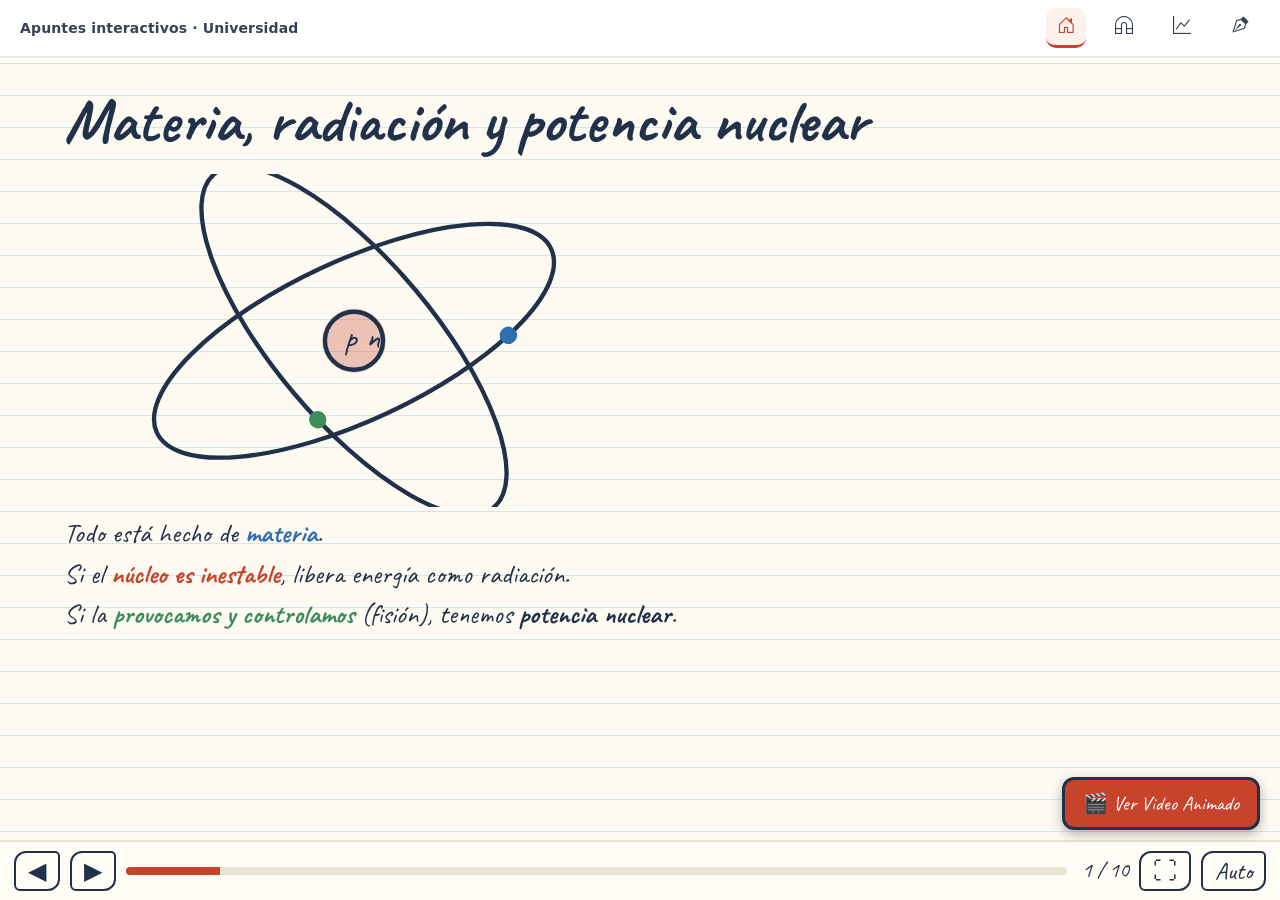
<file: index.html>
<!DOCTYPE html>
<html lang="es">
<head>
<meta charset="UTF-8">
<meta name="viewport" content="width=device-width, initial-scale=1, viewport-fit=cover">
<title>Radiación y potencia nuclear · Animación Interactiva</title>
<link href="https://fonts.googleapis.com/css2?family=Caveat:wght@500;700&display=swap" rel="stylesheet">
<link rel="stylesheet" href="css/estilo.css">
<link rel="stylesheet" href="css/exposicion.css">
</head>
<body data-seccion="inicio">

<div id="site-header"></div>

<div id="anim-bubble">🎬 Iniciando animación...</div>
<button class="btn" id="btnAnimar" style="position:fixed; bottom:70px; right:20px; z-index:99999; background:var(--red); color:#fff; border:3px solid var(--ink); border-radius:12px; padding:10px 18px; font-size:20px; cursor:pointer; font-family:inherit; box-shadow:0 4px 12px rgba(0,0,0,0.3);">🎬 Ver Video Animado</button>

<div class="main-layout">
  <div id="stage">

    <!-- 1. MATERIA -->
    <section class="scene on">
      <h1>Materia, radiación y potencia nuclear</h1>
      <svg class="fig" viewBox="0 0 400 230"><g filter="url(#rough)">
        <g transform="rotate(-25 200 115)">
          <path id="o1" d="M50 115a150 55 0 1 0 300 0a150 55 0 1 0-300 0" class="ink" pathLength="1000"/>
          <circle r="6" fill="#2f6fb0" stroke="none"><animateMotion dur="3.2s" repeatCount="indefinite"><mpath href="#o1"/></animateMotion></circle>
        </g>
        <g transform="rotate(50 200 115)">
          <path id="o2" d="M50 115a150 55 0 1 0 300 0a150 55 0 1 0-300 0" class="ink" pathLength="1000" style="transition-delay:.3s"/>
          <circle r="6" fill="#3c8d5a" stroke="none"><animateMotion dur="4.4s" repeatCount="indefinite"><mpath href="#o2"/></animateMotion></circle>
        </g>
        <circle cx="200" cy="115" r="22" fill="#c8432b" fill-opacity=".3" stroke="none" class="pop d2"/>
        <path d="M180 115a20 20 0 1 0 40 0a20 20 0 1 0-40 0" class="ink" pathLength="1000" style="transition-delay:.8s"/>
        <text x="193" y="120" class="t fade d3">p n</text>
      </g></svg>
      <p class="note reveal d1">Todo está hecho de <span class="bl">materia</span>.</p>
      <p class="note reveal d2">Si el <span class="hl">núcleo es inestable</span>, libera energía como radiación.</p>
      <p class="note reveal d3">Si la <span class="gr">provocamos y controlamos</span> (fisión), tenemos <b>potencia nuclear</b>.</p>
    </section>

    <!-- 2. RADIACIÓN -->
    <section class="scene">
      <h2>Radiación: ¿qué la detiene?</h2>
      <p class="note">Observa cómo actúan las barreras físicas frente a cada tipo de rayo.</p>
      <div class="row">
        <button class="btn mbtn" data-m="papel">papel</button>
        <button class="btn mbtn" data-m="aluminio">aluminio</button>
        <button class="btn mbtn" data-m="plomo">plomo</button>
      </div>
      <svg class="fig" viewBox="0 0 420 210"><g filter="url(#rough)">
        <circle cx="60" cy="110" r="26" fill="#c8432b" fill-opacity=".2" stroke="none" class="pop"/>
        <text x="52" y="117" class="t">núcleo</text>
        <path id="r-a" pathLength="100" stroke="#c8432b" stroke-width="5" fill="none" stroke-linecap="round"/>
        <path id="r-b" pathLength="100" stroke="#2f6fb0" stroke-width="3" fill="none" stroke-linecap="round"/>
        <path id="r-g" pathLength="100" stroke="#3c8d5a" stroke-width="3" fill="none" stroke-linecap="round"/>
        <rect id="bar" x="164" y="30" width="12" height="165" rx="2" stroke="#22314a" stroke-width="2"/>
        <text id="bartxt" x="150" y="25" class="t"></text>
        <text x="300" y="22" class="t">α  β  γ</text>
      </g></svg>
      <p class="note" id="res"></p>
      <p class="note reveal d2">Las <span class="hl">α</span> son núcleos de helio (papel). Las <span class="bl">β</span> son electrones rápidos (aluminio). Las <span class="gr">γ</span> son fotones de alta energía: el plomo las atenúa, pero no las elimina del todo.</p>
    </section>
<!-- 3. FISIÓN -->
<section class="scene">
  <h2>Fisión: la reacción en cadena</h2>
  <p class="note">Un neutrón entra a un núcleo de <b>U-235</b>, el núcleo se parte en dos y se liberan <b>2 o 3 neutrones</b>. Cada uno puede partir otro núcleo.</p>

  <svg class="fis-svg" id="fis" viewBox="0 0 560 170">
    <text x="10" y="24" class="t">Generación 0: 1 neutrón</text>
    <circle cx="60" cy="70" r="13" fill="#c8432b" fill-opacity=".3" stroke="#22314a" stroke-width="2"/>
    <text x="55" y="75" class="t" style="font-size:16px">n</text>
  </svg>

  <div class="row">
    <button class="btn" id="fire">Siguiente generación ▶</button>
    <button class="btn" id="fres">Reiniciar ↺</button>
  </div>
  <p class="note" id="ftxt">Un neutrón entra a un núcleo de U-235 e inicia la primera fisión.</p>

  <p class="note reveal d2 eq">
    Ejemplo típico: n + <sup>235</sup>U → <sup>141</sup>Ba + <sup>92</sup>Kr + 3n + energía
    <span style="font-size:.8em">(unos 200 MeV)</span>
  </p>

  <div class="note reveal d3 kbox">
    <b>k</b> = neutrones de una generación ÷ neutrones de la generación anterior. En este modelo ideal, k ≈ 2,5. En un reactor real, muchos neutrones se pierden o son absorbidos.
  </div>
</section>

    <!-- 4. HISTORIA -->
    <section class="scene">
      <h2>De la ciencia a la energía</h2>
      <p class="note reveal d1"><span class="bl">1938:</span> Hahn y Strassmann (Berlín) detectan bario al bombardear uranio con neutrones. Es la <b>fisión</b>.</p>
      <p class="note reveal d2"><span class="bl">1939:</span> Meitner y Frisch la explican: el núcleo se divide y libera una enorme cantidad de energía.</p>
      <p class="note reveal d3"><span class="gr">2 de diciembre de 1942:</span> Fermi logra la primera reacción en cadena controlada (Chicago Pile-1).</p>
      <p class="note reveal d4"><span class="hl">Agosto de 1945:</span> las bombas de Hiroshima y Nagasaki usan fisión sin control. Luego vino la energía civil: en 1954 entró en red la primera central nuclear (Obninsk, URSS).</p>
    </section>

    <!-- 5. BOMBA VS REACTOR -->
    <section class="scene">
      <h2>Bomba vs reactor: el control de k</h2>
      <p class="note">Mueve el deslizador para introducir las <span class="bl">barras de control</span> en el núcleo. Pasa el mouse sobre el diagrama para ver qué representa cada parte.</p>
      <svg class="fig" viewBox="0 0 420 210">
        <g class="hov" data-tip="Núcleo: aquí ocurre la fisión del U-235. Cuantos más neutrones se absorben, menor es k.">
          <rect x="150" y="20" width="120" height="170" rx="8" fill="#c8432b" fill-opacity=".12" stroke="#22314a" stroke-width="3"/>
          <text x="170" y="180" class="t">núcleo</text>
        </g>
        <g class="hov" data-tip="Barras de control: absorben neutrones. Más dentro del núcleo = menos reacción.">
          <rect id="rod1" x="168" y="20" width="14" height="10" fill="#2f6fb0" stroke="#22314a" stroke-width="2"/>
          <rect id="rod2" x="238" y="20" width="14" height="10" fill="#2f6fb0" stroke="#22314a" stroke-width="2"/>
        </g>
        <text id="kt" x="20" y="60" class="t">k = 2.50</text>
      </svg>
      <div class="row">
        <span class="note">Barras dentro:</span>
        <input type="range" id="rod" min="0" max="100" value="0">
        <span class="note" id="rodv">0%</span>
      </div>
      <p class="note" id="ktxt"></p>
      <p class="note reveal d2">Pregunta para pensar: ¿en qué porcentaje de barras crees que k queda en 1?</p>
      <p class="note reveal d3">Un reactor opera en k ≈ 1 porque los <b>neutrones retardados</b> dan tiempo al sistema para reaccionar. Una bomba no tiene ese control: usa uranio muy enriquecido, neutrones rápidos y compresión extrema.</p>
    </section>

    <!-- 6. MÁQUINA DE VAPOR -->
    <section class="scene">
      <h2>El reactor es una máquina de vapor</h2>
      <p class="note">Pulsa el botón y pasa el mouse sobre cada parte del sistema.</p>
      <svg class="fig" viewBox="0 0 560 230">
        <g class="hov" data-tip="Reactor: la fisión calienta el agua del circuito primario.">
          <rect x="20" y="120" width="110" height="90" rx="10" fill="#c8432b" fill-opacity=".2" stroke="#22314a" stroke-width="3"/>
          <text x="38" y="170" class="t">reactor</text>
        </g>
        <path d="M130 165 H250" stroke="#22314a" stroke-width="6" stroke-linecap="round"/>
        <g id="vap" class="hov" data-tip="Vapor: agua hervida a alta presión que sale hacia la turbina.">
          <ellipse cx="150" cy="80" rx="30" ry="18" fill="#fff" stroke="#22314a" stroke-width="2"/>
          <ellipse cx="185" cy="62" rx="22" ry="14" fill="#fff" stroke="#22314a" stroke-width="2"/>
        </g>
        <g class="hov" data-tip="Turbina: el vapor empuja sus aspas y la hace girar.">
          <circle cx="280" cy="110" r="36" fill="none" stroke="#22314a" stroke-width="3"/>
          <g id="blades" class="blades">
            <path d="M280 110 L280 80 M280 110 L308 126 M280 110 L252 126" stroke="#22314a" stroke-width="6" stroke-linecap="round"/>
          </g>
        </g>
        <line x1="316" y1="110" x2="350" y2="110" stroke="#22314a" stroke-width="5"/>
        <g class="hov" data-tip="Generador: convierte el giro mecánico en electricidad.">
          <rect x="350" y="85" width="70" height="50" rx="6" fill="#fffdf5" stroke="#22314a" stroke-width="3"/>
          <text x="362" y="117" class="t">gen.</text>
        </g>
        <line x1="420" y1="110" x2="462" y2="110" stroke="#22314a" stroke-width="3" stroke-dasharray="5"/>
        <g id="bulbg" class="hov" data-tip="Luz: la electricidad alimenta la red.">
          <circle cx="495" cy="110" r="25" fill="#ffe27a" stroke="#22314a" stroke-width="3"/>
          <text x="478" y="170" class="t">luz</text>
        </g>
      </svg>
      <div class="row">
        <button class="btn" id="rOn" style="background:var(--red); color:#fff;">Encender reactor</button>
      </div>
      <p class="note reveal d2">La turbina mueve el generador y produce electricidad. Es un proceso térmico: con 100 J de calor, solo unos 30 J son trabajo útil.</p>
    </section>

    <!-- 7. MEDICINA -->
    <section class="scene">
      <h2>Medicina</h2>
      <p class="note">Selecciona una aplicación de la radiación médica:</p>
      <div class="row" id="cards">
        <div class="card" data-k="diag">diagnóstico</div>
        <div class="card" data-k="rad">radioterapia</div>
        <div class="card" data-k="tir">yodo-131</div>
        <div class="card" data-k="ester">esterilización</div>
      </div>
      <svg class="fig" id="medsvg" viewBox="0 0 420 210"></svg>
      <p class="note" id="medtxt"></p>
    </section>

    <!-- 8. FÓRMULAS -->
    <section class="scene">
      <h2>Fórmulas clave</h2>
      <p class="note">E = mc²: la masa también es una forma de energía.</p>
      <div class="row">
        <span class="note">masa:</span>
        <input type="range" id="mass" min="1" max="10" step="1" value="1">
        <span class="note" id="massv">1 g</span>
      </div>
      <p class="note" id="eout"></p>
      <p class="note">Eficiencia = trabajo útil / calor de entrada.</p>
      <div class="row">
        <span class="note">trabajo útil (de 100 J de calor):</span>
        <input type="range" id="util" min="0" max="100" value="30">
        <span class="note" id="utilv">30 J</span>
      </div>
      <div class="bar"><i id="effbar"></i></div>
      <p class="note">Eficiencia: <span id="eff">30%</span></p>
    </section>

    <!-- 9. REPASO -->
    <section class="scene">
      <h2>Repaso</h2>
      <p class="note">Toca cada punto para marcarlo cuando lo domines:</p>
      <button class="item"><span class="ck"></span>La α es un núcleo de helio; la detiene el papel.</button>
      <button class="item"><span class="ck"></span>La β es un electrón rápido; la detiene el aluminio.</button>
      <button class="item"><span class="ck"></span>La γ es un fotón; el plomo la atenúa pero no la elimina.</button>
      <button class="item"><span class="ck"></span>En la fisión, un neutrón parte un U-235 y libera 2 o 3 neutrones.</button>
      <button class="item"><span class="ck"></span>k = 1 es crítico (estable); k > 1 crece; k < 1 se apaga.</button>
      <button class="item"><span class="ck"></span>Las barras de control absorben neutrones para regular k.</button>
      <button class="item"><span class="ck"></span>Reactor → calor → vapor → turbina → generador → electricidad.</button>
      <button class="item"><span class="ck"></span>E = mc² y eficiencia = trabajo útil / calor de entrada.</button>
      <button class="item"><span class="ck"></span>En una reacción se conservan el número másico A y la carga.</button>
    </section>

    <!-- 10. PREGUNTAS TIPO PARCIAL -->
    <section class="scene">
      <h2>Preguntas tipo parcial</h2>
      <div id="quiz"></div>
    </section>

  </div>
</div>

<div id="nav">
  <button class="btn" id="prev">◀</button>
  <button class="btn" id="next">▶</button>
  <div id="fillw"><div id="fill"></div></div>
  <span id="cnt">1 / 10</span>
  <button class="btn" id="full" title="Pantalla completa">⛶</button>
  <button class="btn" id="auto">Auto</button>
</div>

<div id="tip"></div>

<script src="js/exposicion.js"></script>
<script src="js/nav.js"></script>

</body>
</html>
</file>
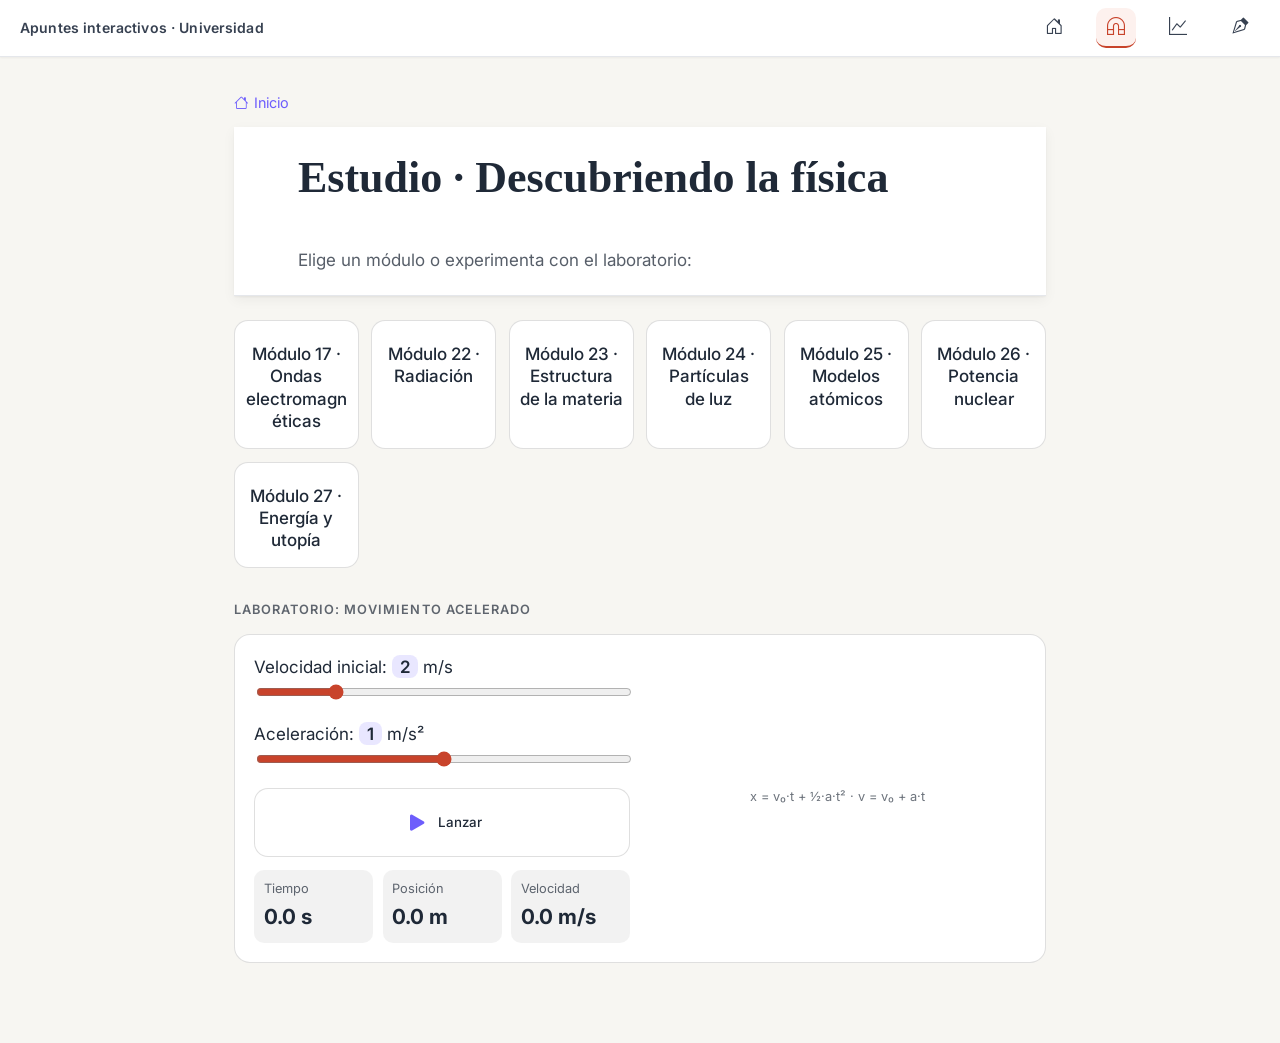
<file: descubriendo.html>
<!DOCTYPE html>
<html lang="es">
<head>
<meta charset="UTF-8">
<meta name="viewport" content="width=device-width, initial-scale=1, viewport-fit=cover">
<title>Descubriendo la física · Apuntes</title>
<link rel="stylesheet" href="https://cdn.jsdelivr.net/npm/bootstrap-icons@1.11.3/font/bootstrap-icons.min.css">
<link rel="stylesheet" href="css/estilo.css">
<link rel="stylesheet" href="css/tema.css">
<link rel="stylesheet" href="css/componentes.css">
<link rel="stylesheet" href="css/descubriendo.css">
</head>
<body data-seccion="estudio">
<div id="site-header"></div>

<main id="app" class="container">
  <a href="index.html" class="back-link"><i class="bi bi-house"></i> Inicio</a>

  <header class="hero">
    <h1>Estudio · Descubriendo la física</h1>
    <p class="subtitle">Elige un módulo o experimenta con el laboratorio:</p>
  </header>

  <section class="topics-grid-compact" id="lista-modulos"></section>

  <div class="section-title">LABORATORIO: MOVIMIENTO ACELERADO</div>
  <div class="interactive-card">
    <div>
      <div class="control-group">
        <label>Velocidad inicial: <span class="badge-val" id="valV0">2</span> m/s</label>
        <input type="range" id="rangeV0" min="0" max="10" value="2">
      </div>
      <div class="control-group">
        <label>Aceleración: <span class="badge-val" id="valA">1</span> m/s²</label>
        <input type="range" id="rangeA" min="-3" max="5" step="0.5" value="1">
      </div>
    <button id="btnLanzar" class="icon-card btn-wide"><i class="bi bi-play-fill"></i><span>Lanzar</span></button>      <div class="metrics-grid">
        <div class="metric-item"><span class="m-label">Tiempo</span><span class="m-value" id="resT">0.0 s</span></div>
        <div class="metric-item"><span class="m-label">Posición</span><span class="m-value" id="resX">0.0 m</span></div>
        <div class="metric-item"><span class="m-label">Velocidad</span><span class="m-value" id="resV">0.0 m/s</span></div>
      </div>
    </div>
    <div class="canvas-container">
      <canvas id="pistaCanvas" width="340" height="120"></canvas>
      <div class="canvas-caption">x = v₀·t + ½·a·t² · v = v₀ + a·t</div>
    </div>
  </div>
</main>

<script src="js/modulos.js"></script>
<script src="js/nav.js"></script>
<script>
  const mods = window.MODULOS || [];
  document.getElementById('lista-modulos').innerHTML = mods.map(m => m.archivo
    ? `<a href="${m.archivo}" class="icon-card" title="${m.titulo}"><i class="bi ${m.icono || 'bi-atom'}"></i><span>Módulo ${m.num} · ${m.titulo}</span></a>`
    : `<a class="icon-card pend-card"><i class="bi bi-hourglass-split"></i><span>Módulo ${m.num} · ${m.titulo}</span></a>`
  ).join('');
</script>
</body>
</html>
</file>
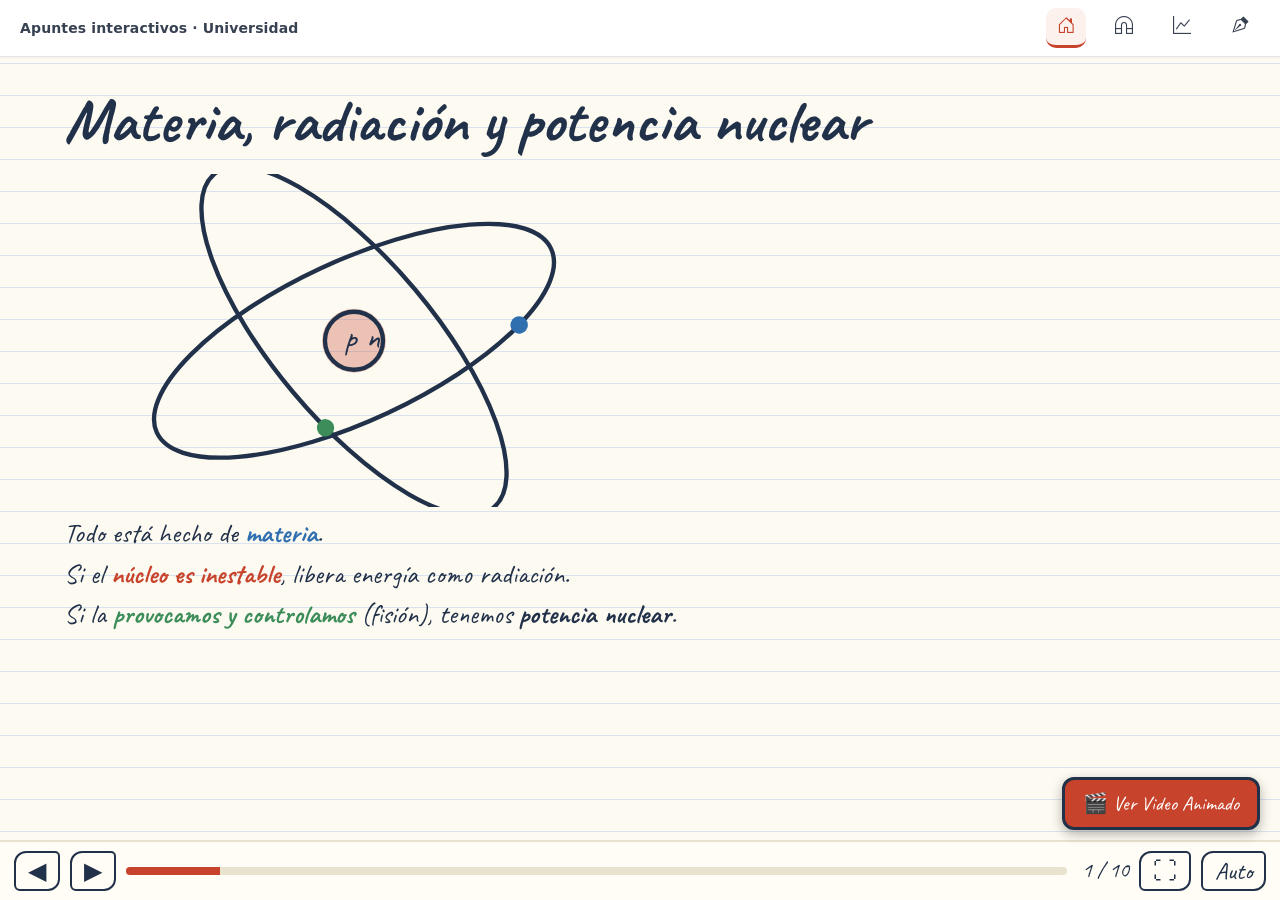
<file: exposicion.html>
<!DOCTYPE html>
<html lang="es">
<head>
<meta charset="UTF-8">
<meta name="viewport" content="width=device-width, initial-scale=1, viewport-fit=cover">
<title>Radiación y potencia nuclear · Animación Interactiva</title>
<link href="https://fonts.googleapis.com/css2?family=Caveat:wght@500;700&display=swap" rel="stylesheet">
<link rel="stylesheet" href="css/estilo.css">
<link rel="stylesheet" href="css/exposicion.css">
</head>
<body data-seccion="inicio">

<div id="site-header"></div>

<div id="anim-bubble">🎬 Iniciando animación...</div>
<button class="btn" id="btnAnimar" style="position:fixed; bottom:70px; right:20px; z-index:99999; background:var(--red); color:#fff; border:3px solid var(--ink); border-radius:12px; padding:10px 18px; font-size:20px; cursor:pointer; font-family:inherit; box-shadow:0 4px 12px rgba(0,0,0,0.3);">🎬 Ver Video Animado</button>

<div class="main-layout">
  <div id="stage">

    <!-- 1. MATERIA -->
    <section class="scene on">
      <h1>Materia, radiación y potencia nuclear</h1>
      <svg class="fig" viewBox="0 0 400 230"><g filter="url(#rough)">
        <g transform="rotate(-25 200 115)">
          <path id="o1" d="M50 115a150 55 0 1 0 300 0a150 55 0 1 0-300 0" class="ink" pathLength="1000"/>
          <circle r="6" fill="#2f6fb0" stroke="none"><animateMotion dur="3.2s" repeatCount="indefinite"><mpath href="#o1"/></animateMotion></circle>
        </g>
        <g transform="rotate(50 200 115)">
          <path id="o2" d="M50 115a150 55 0 1 0 300 0a150 55 0 1 0-300 0" class="ink" pathLength="1000" style="transition-delay:.3s"/>
          <circle r="6" fill="#3c8d5a" stroke="none"><animateMotion dur="4.4s" repeatCount="indefinite"><mpath href="#o2"/></animateMotion></circle>
        </g>
        <circle cx="200" cy="115" r="22" fill="#c8432b" fill-opacity=".3" stroke="none" class="pop d2"/>
        <path d="M180 115a20 20 0 1 0 40 0a20 20 0 1 0-40 0" class="ink" pathLength="1000" style="transition-delay:.8s"/>
        <text x="193" y="120" class="t fade d3">p n</text>
      </g></svg>
      <p class="note reveal d1">Todo está hecho de <span class="bl">materia</span>.</p>
      <p class="note reveal d2">Si el <span class="hl">núcleo es inestable</span>, libera energía como radiación.</p>
      <p class="note reveal d3">Si la <span class="gr">provocamos y controlamos</span> (fisión), tenemos <b>potencia nuclear</b>.</p>
    </section>

    <!-- 2. RADIACIÓN -->
    <section class="scene">
      <h2>Radiación: ¿qué la detiene?</h2>
      <p class="note">Observa cómo actúan las barreras físicas frente a cada tipo de rayo.</p>
      <div class="row">
        <button class="btn mbtn" data-m="papel">papel</button>
        <button class="btn mbtn" data-m="aluminio">aluminio</button>
        <button class="btn mbtn" data-m="plomo">plomo</button>
      </div>
      <svg class="fig" viewBox="0 0 420 210"><g filter="url(#rough)">
        <circle cx="60" cy="110" r="26" fill="#c8432b" fill-opacity=".2" stroke="none" class="pop"/>
        <text x="52" y="117" class="t">núcleo</text>
        <path id="r-a" pathLength="100" stroke="#c8432b" stroke-width="5" fill="none" stroke-linecap="round"/>
        <path id="r-b" pathLength="100" stroke="#2f6fb0" stroke-width="3" fill="none" stroke-linecap="round"/>
        <path id="r-g" pathLength="100" stroke="#3c8d5a" stroke-width="3" fill="none" stroke-linecap="round"/>
        <rect id="bar" x="164" y="30" width="12" height="165" rx="2" stroke="#22314a" stroke-width="2"/>
        <text id="bartxt" x="150" y="25" class="t"></text>
        <text x="300" y="22" class="t">α  β  γ</text>
      </g></svg>
      <p class="note" id="res"></p>
      <p class="note reveal d2">Las <span class="hl">α</span> son núcleos de helio (papel). Las <span class="bl">β</span> son electrones rápidos (aluminio). Las <span class="gr">γ</span> son fotones de alta energía: el plomo las atenúa, pero no las elimina del todo.</p>
    </section>

    <!-- 3. FISIÓN -->
<section class="scene">
  <h2>Fisión: la reacción en cadena</h2>
  <p class="note">Un neutrón entra a un núcleo de <b>U-235</b>, el núcleo se parte en dos y se liberan <b>2 o 3 neutrones</b>. Cada uno puede partir otro núcleo.</p>

  <svg class="fis-svg" id="fis" viewBox="0 0 560 170">
    <text x="10" y="24" class="t">Generación 0: 1 neutrón</text>
    <circle cx="60" cy="70" r="13" fill="#c8432b" fill-opacity=".3" stroke="#22314a" stroke-width="2"/>
    <text x="55" y="75" class="t" style="font-size:16px">n</text>
  </svg>

  <div class="row">
    <button class="btn" id="fire">Siguiente generación ▶</button>
    <button class="btn" id="fres">Reiniciar ↺</button>
  </div>
  <p class="note" id="ftxt">Un neutrón entra a un núcleo de U-235 e inicia la primera fisión.</p>

  <p class="note reveal d2 eq">
    Ejemplo típico: n + <sup>235</sup>U → <sup>141</sup>Ba + <sup>92</sup>Kr + 3n + energía
    <span style="font-size:.8em">(unos 200 MeV)</span>
  </p>

  <div class="note reveal d3 kbox">
    <b>k</b> = neutrones de una generación ÷ neutrones de la generación anterior. En este modelo ideal, k ≈ 2,5. En un reactor real, muchos neutrones se pierden o son absorbidos.
  </div>
</section>

    <!-- 4. HISTORIA -->
    <section class="scene">
      <h2>De la ciencia a la energía</h2>
      <p class="note reveal d1"><span class="bl">1938:</span> Hahn y Strassmann (Berlín) detectan bario al bombardear uranio con neutrones. Es la <b>fisión</b>.</p>
      <p class="note reveal d2"><span class="bl">1939:</span> Meitner y Frisch la explican: el núcleo se divide y libera una enorme cantidad de energía.</p>
      <p class="note reveal d3"><span class="gr">2 de diciembre de 1942:</span> Fermi logra la primera reacción en cadena controlada (Chicago Pile-1).</p>
      <p class="note reveal d4"><span class="hl">Agosto de 1945:</span> las bombas de Hiroshima y Nagasaki usan fisión sin control. Luego vino la energía civil: en 1954 entró en red la primera central nuclear (Obninsk, URSS).</p>
    </section>

    <!-- 5. BOMBA VS REACTOR -->
    <section class="scene">
      <h2>Bomba vs reactor: el control de k</h2>
      <p class="note">Mueve el deslizador para introducir las <span class="bl">barras de control</span> en el núcleo. Pasa el mouse sobre el diagrama para ver qué representa cada parte.</p>
      <svg class="fig" viewBox="0 0 420 200" style="max-height:200px; width:auto; margin:0 auto; display:block;">
        <g class="hov" data-tip="Núcleo: aquí ocurre la fisión del U-235. Cuantos más neutrones se absorben, menor es k.">
          <rect x="150" y="20" width="120" height="170" rx="8" fill="#c8432b" fill-opacity=".12" stroke="#22314a" stroke-width="3"/>
          <text x="170" y="180" class="t">núcleo</text>
        </g>
        <g class="hov" data-tip="Barras de control: absorben neutrones. Más dentro del núcleo = menos reacción.">
          <rect id="rod1" x="168" y="20" width="14" height="10" fill="#2f6fb0" stroke="#22314a" stroke-width="2"/>
          <rect id="rod2" x="238" y="20" width="14" height="10" fill="#2f6fb0" stroke="#22314a" stroke-width="2"/>
        </g>
        <text id="kt" x="20" y="60" class="t">k = 2.50</text>
      </svg>
      <div class="row">
        <span class="note">Barras dentro:</span>
        <input type="range" id="rod" min="0" max="100" value="0">
        <span class="note" id="rodv">0%</span>
      </div>
      <p class="note" id="ktxt"></p>
      <p class="note reveal d2">Pregunta para pensar: ¿en qué porcentaje de barras crees que k queda en 1?</p>
      <p class="note reveal d3">Un reactor opera en k ≈ 1 porque los <b>neutrones retardados</b> dan tiempo al sistema para reaccionar. Una bomba no tiene ese control: usa uranio muy enriquecido, neutrones rápidos y compresión extrema.</p>
    </section>

    <!-- 6. MÁQUINA DE VAPOR -->
    <section class="scene">
      <h2>El reactor es una máquina de vapor</h2>
      <p class="note">Pulsa el botón y pasa el mouse sobre cada parte del sistema.</p>
      <svg class="fig" viewBox="0 0 560 230">
        <g class="hov" data-tip="Reactor: la fisión calienta el agua del circuito primario.">
          <rect x="20" y="120" width="110" height="90" rx="10" fill="#c8432b" fill-opacity=".2" stroke="#22314a" stroke-width="3"/>
          <text x="38" y="170" class="t">reactor</text>
        </g>
        <path d="M130 165 H250" stroke="#22314a" stroke-width="6" stroke-linecap="round"/>
        <g id="vap" class="hov" data-tip="Vapor: agua hervida a alta presión que sale hacia la turbina.">
          <ellipse cx="150" cy="80" rx="30" ry="18" fill="#fff" stroke="#22314a" stroke-width="2"/>
          <ellipse cx="185" cy="62" rx="22" ry="14" fill="#fff" stroke="#22314a" stroke-width="2"/>
        </g>
        <g class="hov" data-tip="Turbina: el vapor empuja sus aspas y la hace girar.">
          <circle cx="280" cy="110" r="36" fill="none" stroke="#22314a" stroke-width="3"/>
          <g id="blades" class="blades">
            <path d="M280 110 L280 80 M280 110 L308 126 M280 110 L252 126" stroke="#22314a" stroke-width="6" stroke-linecap="round"/>
          </g>
        </g>
        <line x1="316" y1="110" x2="350" y2="110" stroke="#22314a" stroke-width="5"/>
        <g class="hov" data-tip="Generador: convierte el giro mecánico en electricidad.">
          <rect x="350" y="85" width="70" height="50" rx="6" fill="#fffdf5" stroke="#22314a" stroke-width="3"/>
          <text x="362" y="117" class="t">gen.</text>
        </g>
        <line x1="420" y1="110" x2="462" y2="110" stroke="#22314a" stroke-width="3" stroke-dasharray="5"/>
        <g id="bulbg" class="hov" data-tip="Luz: la electricidad alimenta la red.">
          <circle cx="495" cy="110" r="25" fill="#ffe27a" stroke="#22314a" stroke-width="3"/>
          <text x="478" y="170" class="t">luz</text>
        </g>
      </svg>
      <div class="row">
        <button class="btn" id="rOn" style="background:var(--red); color:#fff;">Encender reactor</button>
      </div>
      <p class="note reveal d2">La turbina mueve el generador y produce electricidad. Es un proceso térmico: con 100 J de calor, solo unos 30 J son trabajo útil.</p>
    </section>

    <!-- 7. MEDICINA -->
    <section class="scene">
      <h2>Medicina</h2>
      <p class="note">Selecciona una aplicación de la radiación médica:</p>
      <div class="row" id="cards">
        <div class="card" data-k="diag">diagnóstico</div>
        <div class="card" data-k="rad">radioterapia</div>
        <div class="card" data-k="tir">yodo-131</div>
        <div class="card" data-k="ester">esterilización</div>
      </div>
      <svg class="fig" id="medsvg" viewBox="0 0 420 210"></svg>
      <p class="note" id="medtxt"></p>
    </section>

    <!-- 8. FÓRMULAS -->
    <section class="scene">
      <h2>Fórmulas clave</h2>
      <p class="note">E = mc²: la masa también es una forma de energía.</p>
      <div class="row">
        <span class="note">masa:</span>
        <input type="range" id="mass" min="1" max="10" step="1" value="1">
        <span class="note" id="massv">1 g</span>
      </div>
      <p class="note" id="eout"></p>
      <p class="note">Eficiencia = trabajo útil / calor de entrada.</p>
      <div class="row">
        <span class="note">trabajo útil (de 100 J de calor):</span>
        <input type="range" id="util" min="0" max="100" value="30">
        <span class="note" id="utilv">30 J</span>
      </div>
      <div class="bar"><i id="effbar"></i></div>
      <p class="note">Eficiencia: <span id="eff">30%</span></p>
    </section>

    <!-- 9. REPASO -->
    <section class="scene">
      <h2>Repaso</h2>
      <p class="note">Toca cada punto para marcarlo cuando lo domines:</p>
      <button class="item"><span class="ck"></span>La α es un núcleo de helio; la detiene el papel.</button>
      <button class="item"><span class="ck"></span>La β es un electrón rápido; la detiene el aluminio.</button>
      <button class="item"><span class="ck"></span>La γ es un fotón; el plomo la atenúa pero no la elimina.</button>
      <button class="item"><span class="ck"></span>En la fisión, un neutrón parte un U-235 y libera 2 o 3 neutrones.</button>
      <button class="item"><span class="ck"></span>k = 1 es crítico (estable); k > 1 crece; k < 1 se apaga.</button>
      <button class="item"><span class="ck"></span>Las barras de control absorben neutrones para regular k.</button>
      <button class="item"><span class="ck"></span>Reactor → calor → vapor → turbina → generador → electricidad.</button>
      <button class="item"><span class="ck"></span>E = mc² y eficiencia = trabajo útil / calor de entrada.</button>
      <button class="item"><span class="ck"></span>En una reacción se conservan el número másico A y la carga.</button>
    </section>

    <!-- 10. PREGUNTAS TIPO PARCIAL -->
    <section class="scene">
      <h2>Preguntas tipo parcial</h2>
      <div id="quiz"></div>
    </section>

  </div>
</div>

<div id="nav">
  <button class="btn" id="prev">◀</button>
  <button class="btn" id="next">▶</button>
  <div id="fillw"><div id="fill"></div></div>
  <span id="cnt">1 / 10</span>
  <button class="btn" id="full" title="Pantalla completa">⛶</button>
  <button class="btn" id="auto">Auto</button>
</div>

<div id="tip"></div>

<script src="js/exposicion.js"></script>
<script src="js/nav.js"></script>

</body>
</html>
</file>
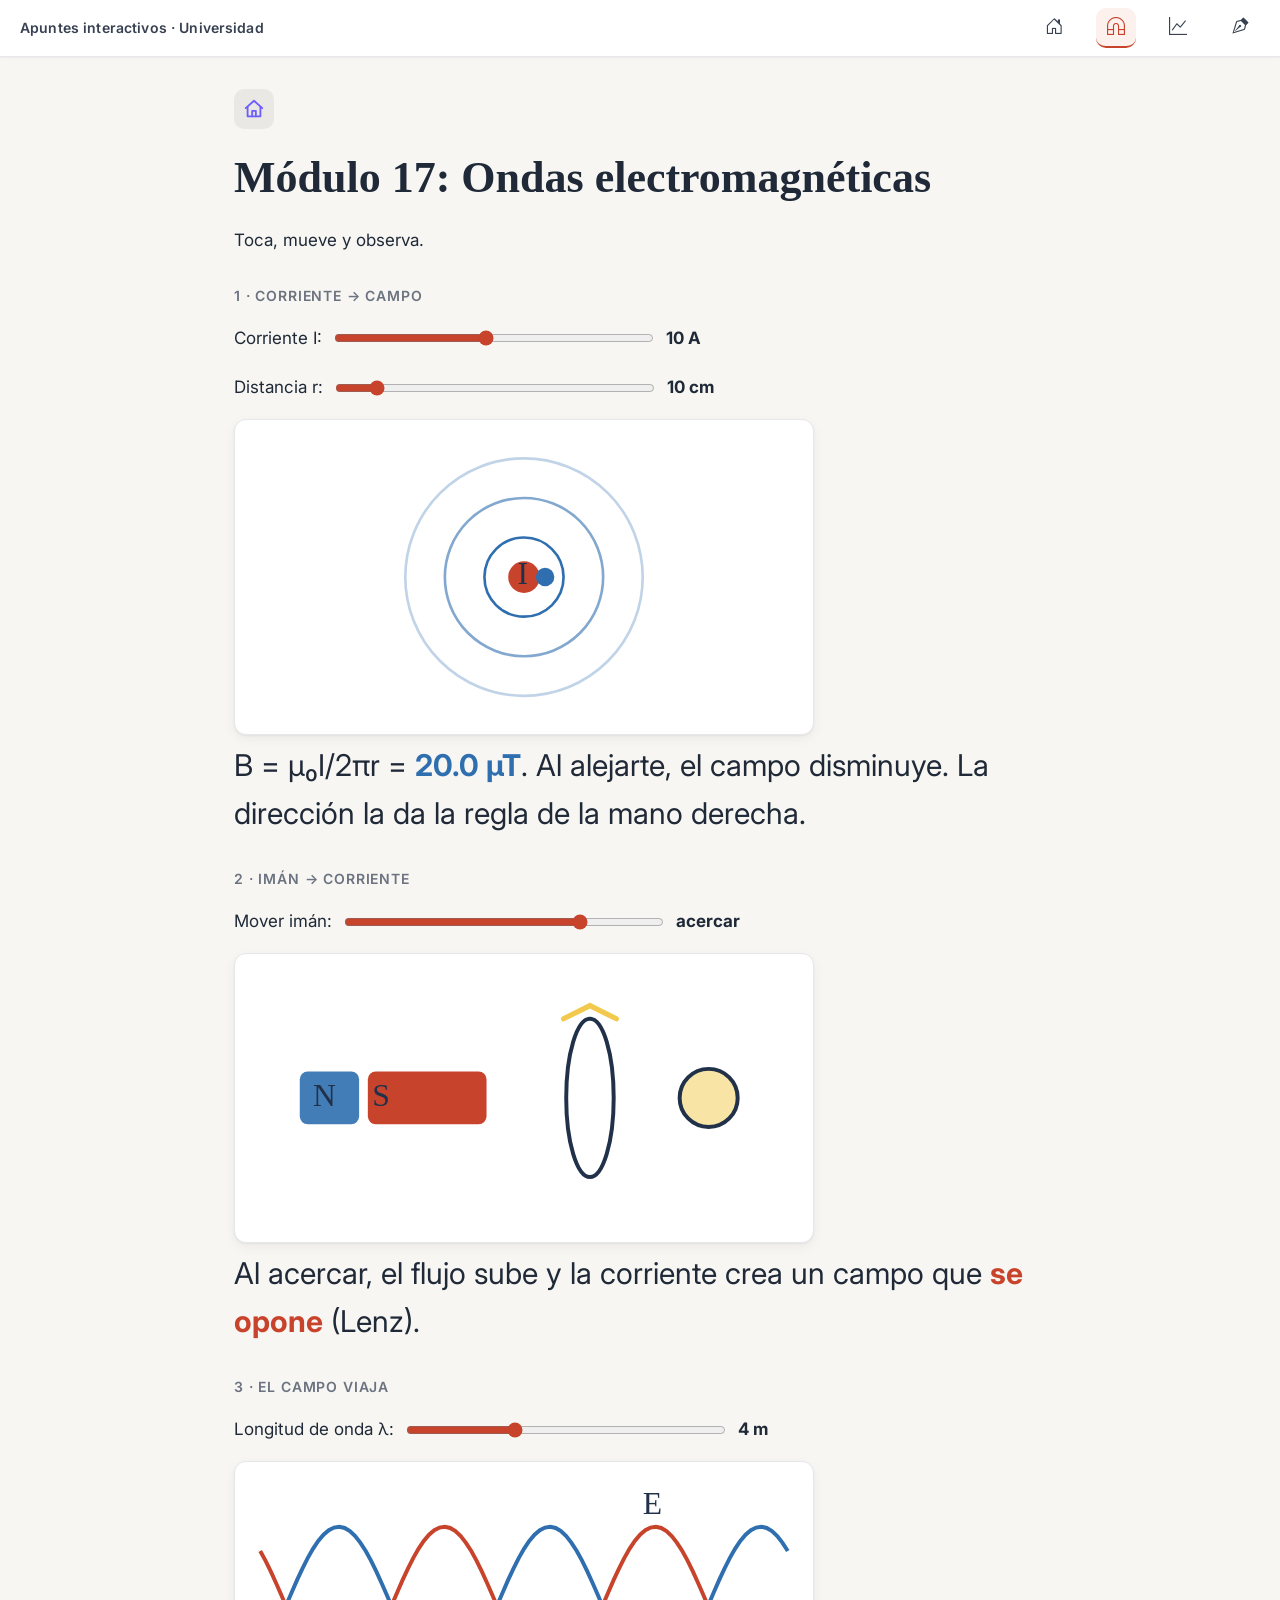
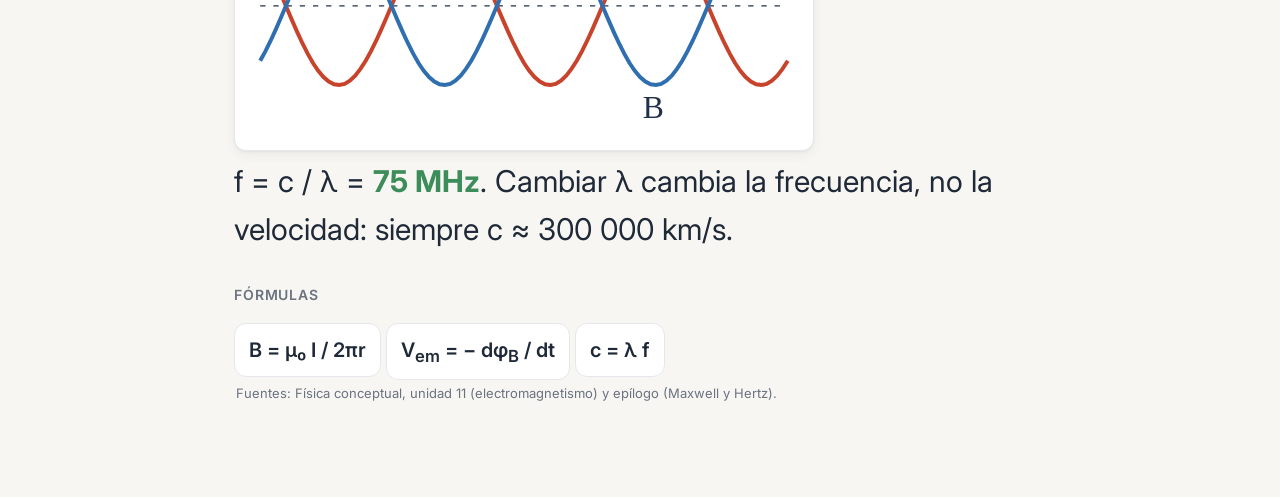
<file: modulos/m17.html>
<!DOCTYPE html>
<html lang="es">
<head>
<meta charset="UTF-8">
<meta name="viewport" content="width=device-width, initial-scale=1">
<title>Módulo 17 · Ondas electromagnéticas</title>
<link rel="stylesheet" href="../css/estilo.css">
<link rel="stylesheet" href="../css/tema.css">
<link rel="stylesheet" href="../css/m17.css">
</head>
<body  data-seccion="estudio">
<div id="site-header"></div>

<main>

  <a href="../descubriendo.html" class="home-link" title="Volver a Descubriendo la física" aria-label="Volver a Descubriendo la física">
    <svg viewBox="0 0 24 24" width="22" height="22" fill="none" stroke="currentColor" stroke-width="2" stroke-linecap="round" stroke-linejoin="round" aria-hidden="true">
      <path d="M3 11l9-8 9 8"/>
      <path d="M5 10v10h14V10"/>
      <path d="M10 20v-6h4v6"/>
    </svg>
  </a>
  <h1>Módulo 17: Ondas electromagnéticas</h1>
  <p class="note">Toca, mueve y observa.</p>

  <h2>1 · Corriente → campo</h2>
  <div id="corriente"></div>

  <h2>2 · Imán → corriente</h2>
  <div id="induccion"></div>

  <h2>3 · El campo viaja</h2>
  <div id="onda"></div>

  <h2>Fórmulas</h2>
  <p class="formula">B = μ₀ I / 2πr</p>
  <p class="formula">V<sub>em</sub> = − dφ<sub>B</sub> / dt</p>
  <p class="formula">c = λ f</p>
  <p class="fuente">Fuentes: Física conceptual, unidad 11 (electromagnetismo) y epílogo (Maxwell y Hertz).</p>
</main>
<script src="../js/dibujos.js"></script>
<script src="../js/m17.js"></script>
<script>
  Dibujos.corriente(document.getElementById('corriente'));
  Dibujos.induccion(document.getElementById('induccion'));
  Dibujos.onda(document.getElementById('onda'));
</script>
<script src="../js/nav.js"></script>

</body>
</html>
</file>
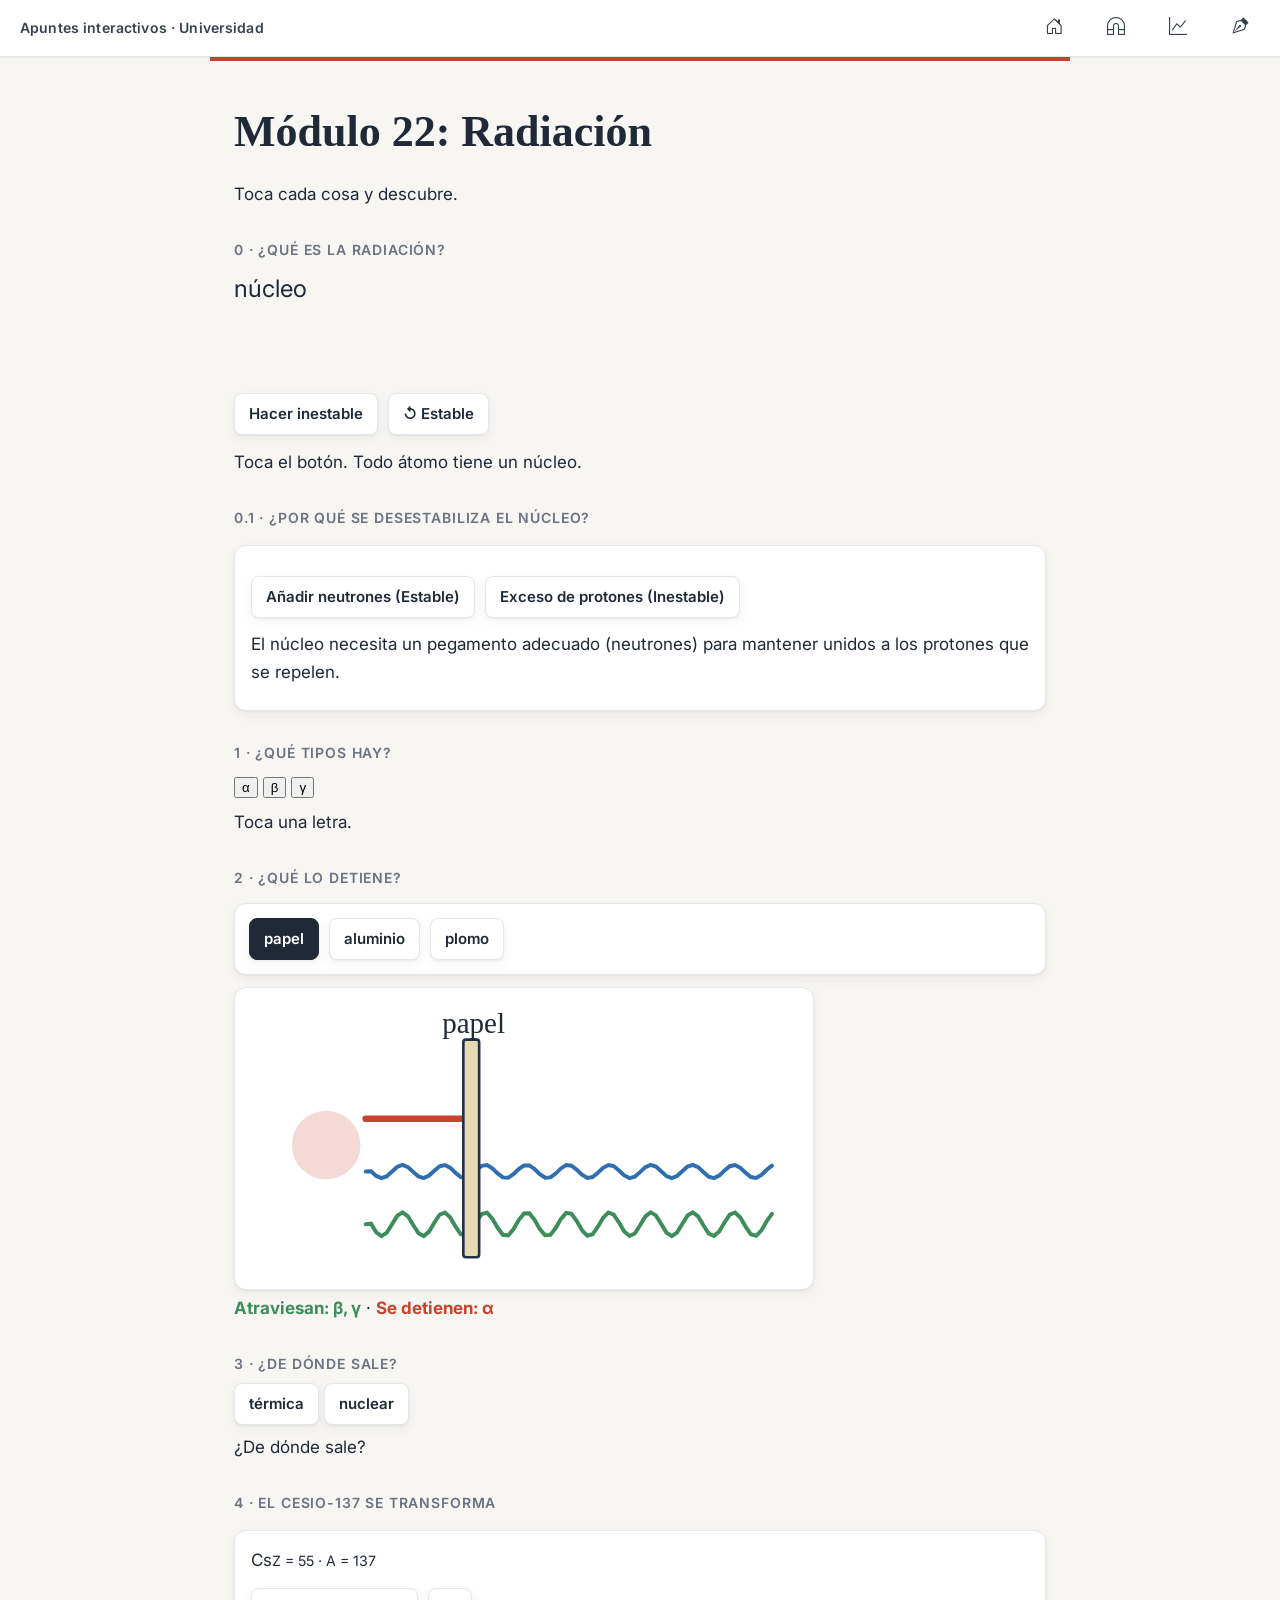
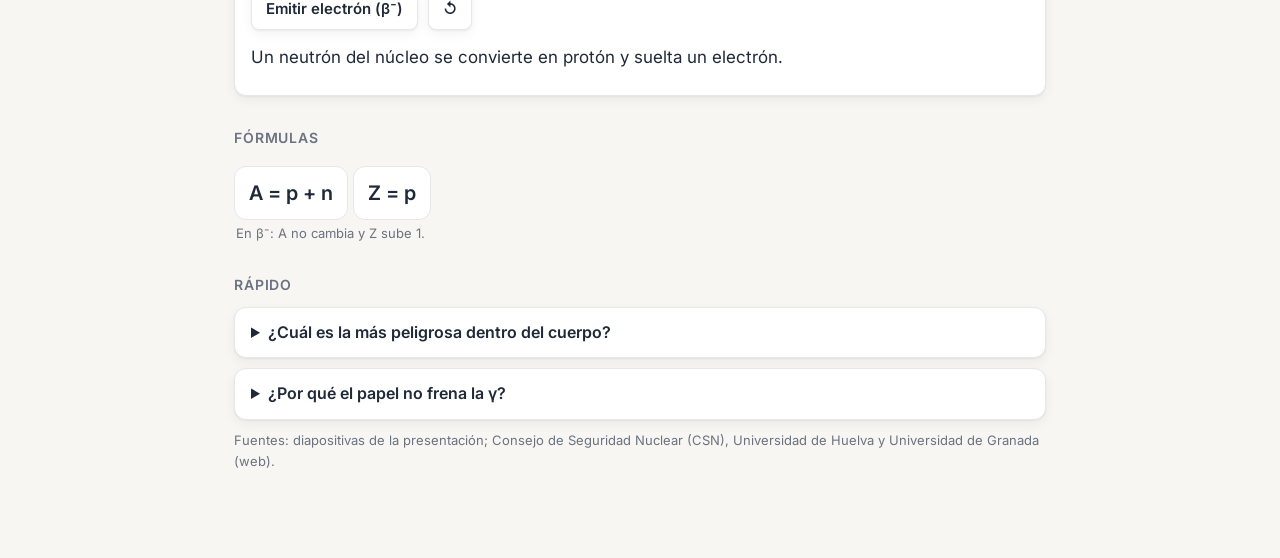
<file: modulos/m22.html>
<!DOCTYPE html>
<html lang="es">
<head>
<meta charset="UTF-8">
<meta name="viewport" content="width=device-width, initial-scale=1">
<title>Módulo 22 · Radiación</title>
<link rel="stylesheet" href="../css/estilo.css">
<link rel="stylesheet" href="../css/tema.css">
<link rel="stylesheet" href="../css/m22.css">
</head>
<body>
<div id="site-header"></div>

<main>
  <h1>Módulo 22: Radiación</h1>
  <p class="note">Toca cada cosa y descubre.</p>

  <h2>0 · ¿Qué es la radiación?</h2>
  <div id="que"></div>

  <h2>0.1 · ¿Por qué se desestabiliza el núcleo?</h2>
  <div id="equilibrio"></div>

  <h2>1 · ¿Qué tipos hay?</h2>
  <div id="tipos"></div>

  <h2>2 · ¿Qué lo detiene?</h2>
  <div id="penetra"></div>

  <h2>3 · ¿De dónde sale?</h2>
  <div id="naturaleza"></div>

  <h2>4 · El cesio-137 se transforma</h2>
  <div id="cesio"></div>

  <h2>Fórmulas</h2>
  <p class="formula">A = p + n</p>
  <p class="formula">Z = p</p>
  <p class="fuente">En β⁻: A no cambia y Z sube 1.</p>

  <h2>Rápido</h2>
  <details><summary>¿Cuál es la más peligrosa dentro del cuerpo?</summary><p>La α: si entra por inhalación o ingestión, deposita toda su energía en tejido cercano.</p></details>
  <details><summary>¿Por qué el papel no frena la γ?</summary><p>No tiene masa ni carga; solo la frenan materiales densos.</p></details>

  <p class="fuente">Fuentes: diapositivas de la presentación; Consejo de Seguridad Nuclear (CSN), Universidad de Huelva y Universidad de Granada (web).</p>
</main>
<script src="../js/dibujos.js"></script>
<script src="../js/m22.js"></script>
<script>
  Dibujos.que(document.getElementById('que'));
  Dibujos.tipos(document.getElementById('tipos'));
  Dibujos.penetracion(document.getElementById('penetra'));
  Dibujos.naturaleza(document.getElementById('naturaleza'));
  Dibujos.cesio(document.getElementById('cesio'));
  Dibujos.equilibrio(document.getElementById('equilibrio'));
</script>
<script src="../js/nav.js"></script>

</body>
</html>
</file>
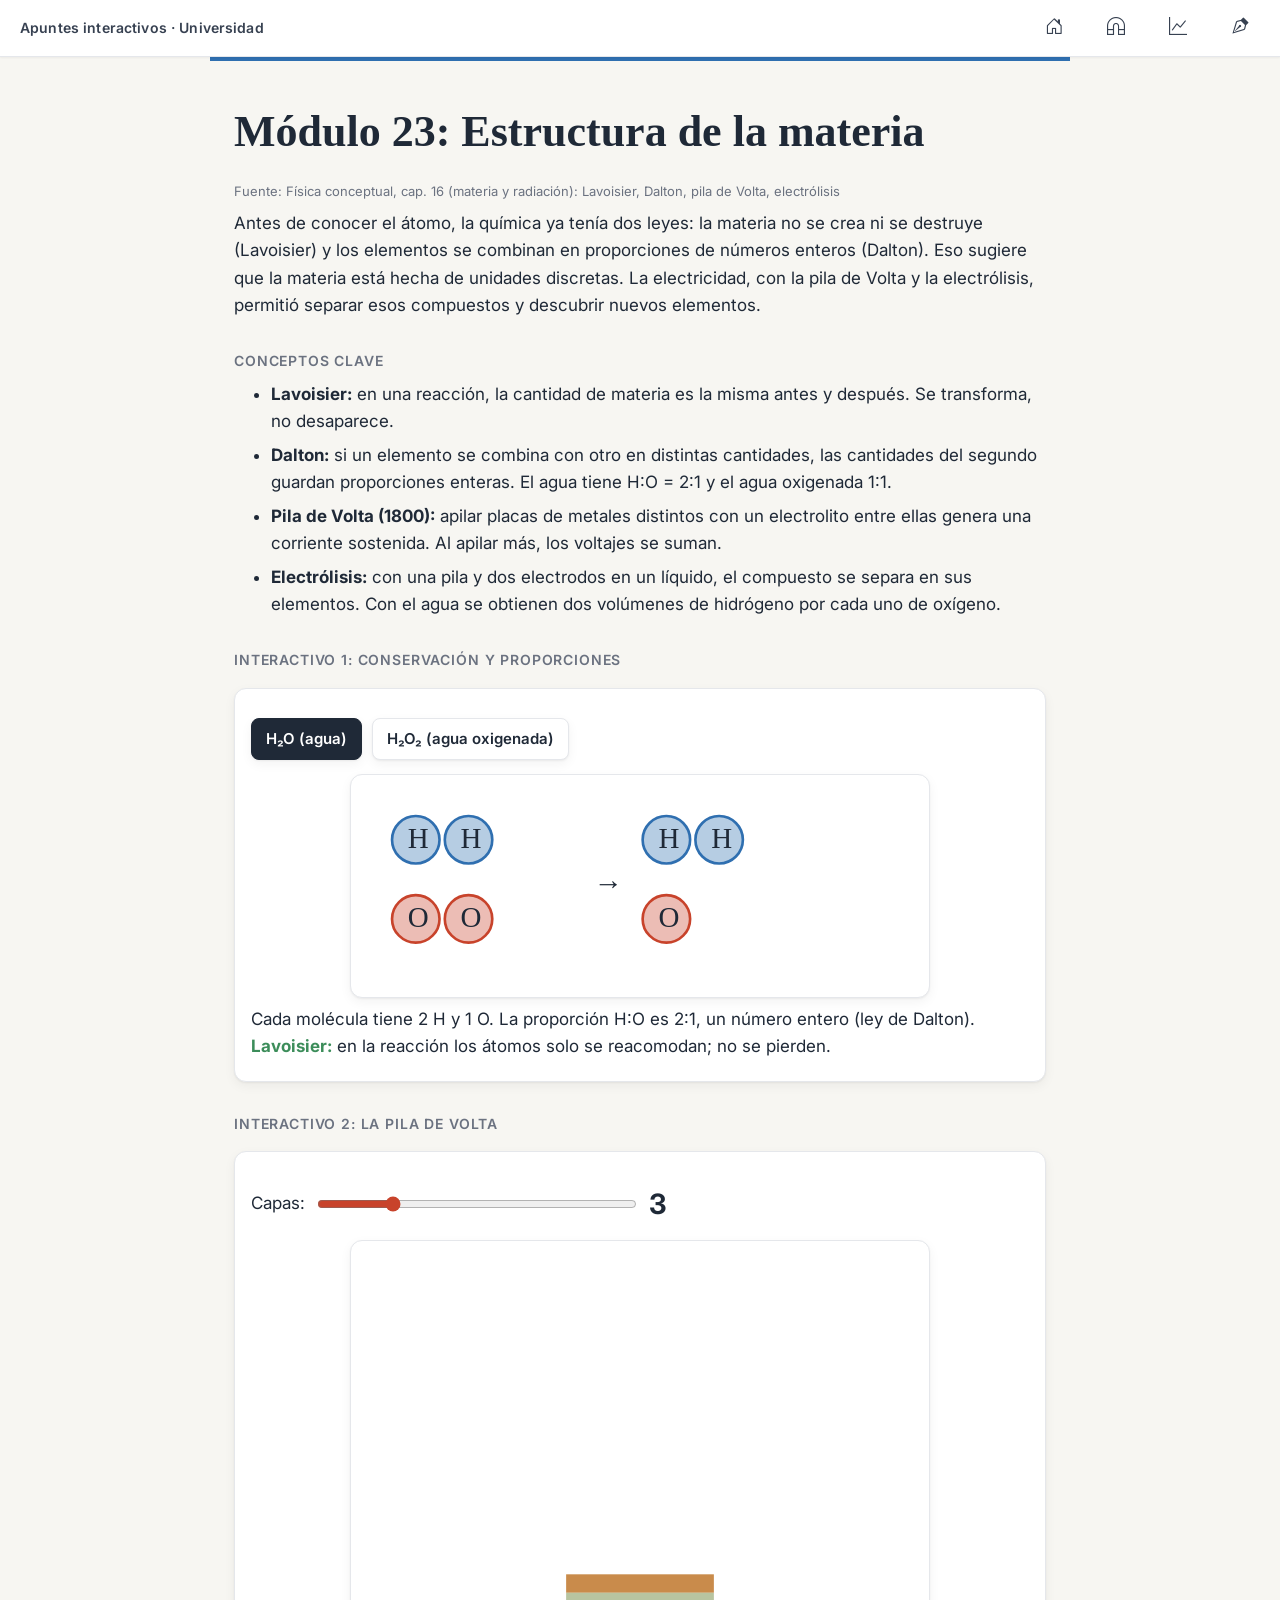
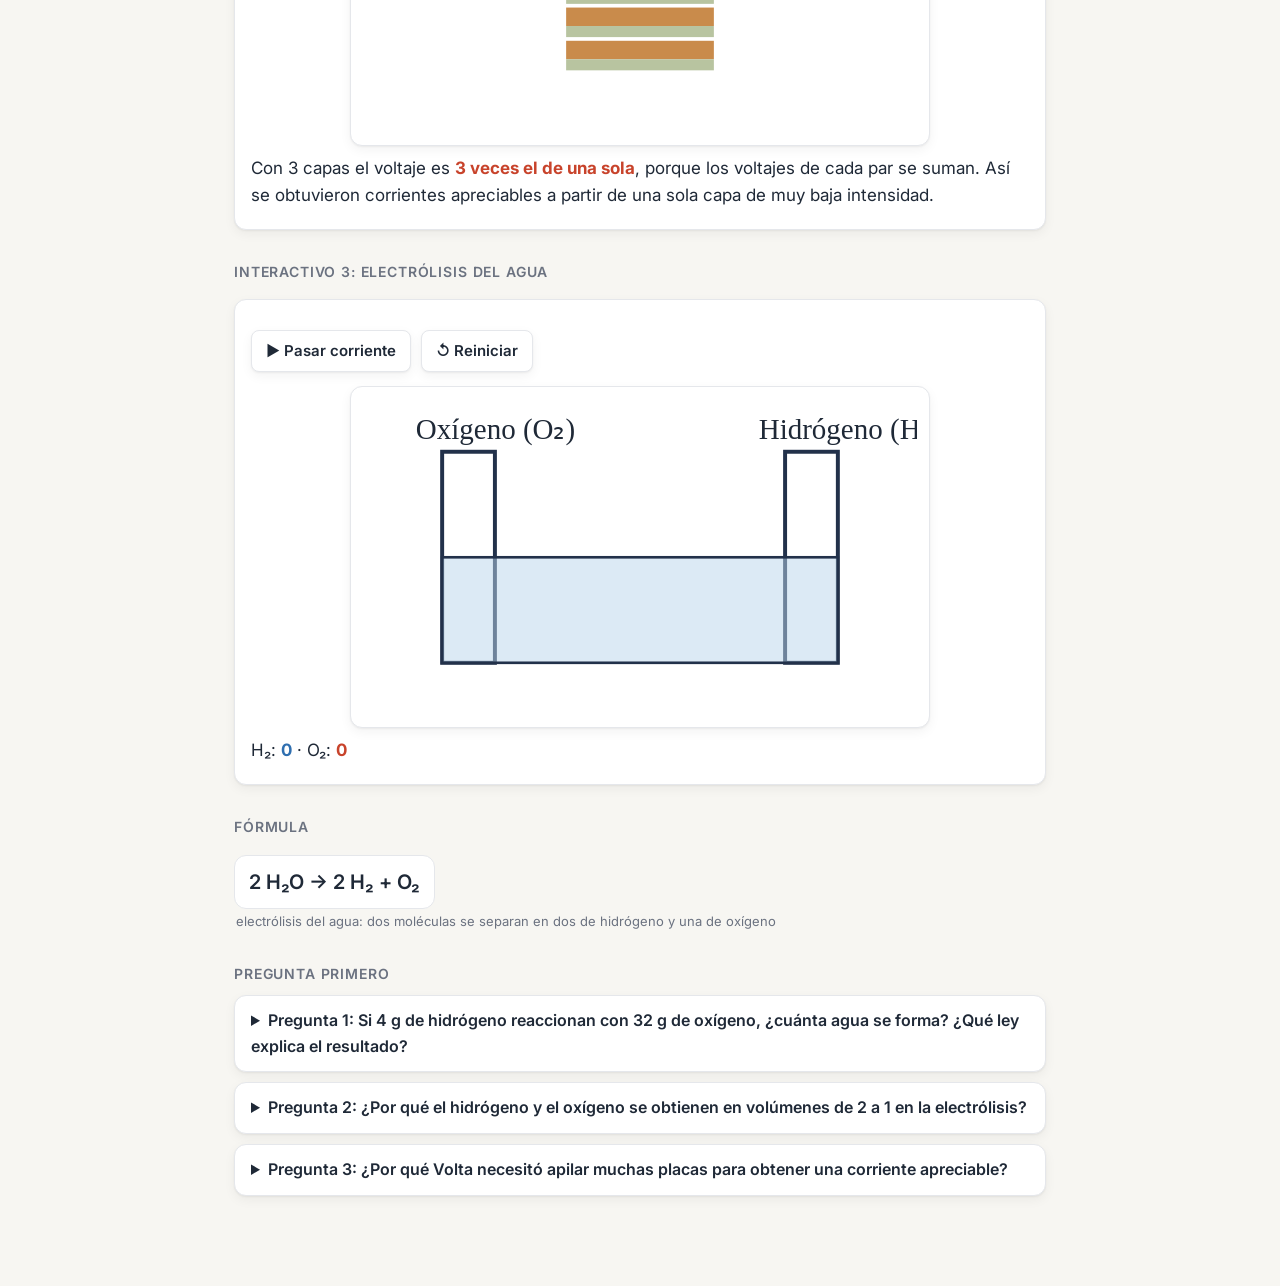
<file: modulos/m23.html>
<!DOCTYPE html>
<html lang="es">
<head>
<meta charset="UTF-8">
<meta name="viewport" content="width=device-width, initial-scale=1">
<title>Módulo 23 · Estructura de la materia</title>
<link rel="stylesheet" href="../css/estilo.css">
<link rel="stylesheet" href="../css/tema.css">
<link rel="stylesheet" href="../css/m23.css">
</head>
<body>
<div id="site-header"></div>

<main>
  <h1>Módulo 23: Estructura de la materia</h1>
  <p class="fuente">Fuente: Física conceptual, cap. 16 (materia y radiación): Lavoisier, Dalton, pila de Volta, electrólisis</p>
  <p>Antes de conocer el átomo, la química ya tenía dos leyes: la materia no se crea ni se destruye (Lavoisier) y los elementos se combinan en proporciones de números enteros (Dalton). Eso sugiere que la materia está hecha de unidades discretas. La electricidad, con la pila de Volta y la electrólisis, permitió separar esos compuestos y descubrir nuevos elementos.</p>

  <h2>Conceptos clave</h2>
  <ul>
    <li><b>Lavoisier:</b> en una reacción, la cantidad de materia es la misma antes y después. Se transforma, no desaparece.</li>
    <li><b>Dalton:</b> si un elemento se combina con otro en distintas cantidades, las cantidades del segundo guardan proporciones enteras. El agua tiene H:O = 2:1 y el agua oxigenada 1:1.</li>
    <li><b>Pila de Volta (1800):</b> apilar placas de metales distintos con un electrolito entre ellas genera una corriente sostenida. Al apilar más, los voltajes se suman.</li>
    <li><b>Electrólisis:</b> con una pila y dos electrodos en un líquido, el compuesto se separa en sus elementos. Con el agua se obtienen dos volúmenes de hidrógeno por cada uno de oxígeno.</li>
  </ul>

  <h2>Interactivo 1: conservación y proporciones</h2>
  <div id="conserva"></div>

  <h2>Interactivo 2: la pila de Volta</h2>
  <div id="pila"></div>

  <h2>Interactivo 3: electrólisis del agua</h2>
  <div id="electro"></div>

  <h2>Fórmula</h2>
  <p class="formula">2 H₂O → 2 H₂ + O₂</p>
  <p class="fuente">electrólisis del agua: dos moléculas se separan en dos de hidrógeno y una de oxígeno</p>

  <h2>Pregunta primero</h2>
  <details><summary>Pregunta 1: Si 4 g de hidrógeno reaccionan con 32 g de oxígeno, ¿cuánta agua se forma? ¿Qué ley explica el resultado?</summary>
    <p>Se forman 36 g de agua. Es la ley de Lavoisier: la masa total antes y después es la misma (4 + 32 = 36).</p></details>
  <details><summary>Pregunta 2: ¿Por qué el hidrógeno y el oxígeno se obtienen en volúmenes de 2 a 1 en la electrólisis?</summary>
    <p>Porque la molécula de agua tiene dos átomos de H y uno de O (H₂O). En la reacción se liberan dos moléculas de H₂ por cada molécula de O₂.</p></details>
  <details><summary>Pregunta 3: ¿Por qué Volta necesitó apilar muchas placas para obtener una corriente apreciable?</summary>
    <p>Cada par de placas produce una corriente muy débil. Al apilarlas, sus voltajes se suman y la intensidad total crece con el número de capas.</p></details>
</main>
<script src="../js/dibujos.js"></script>
<script src="../js/m23.js"></script>
<script>
  Dibujos.conservacion(document.getElementById('conserva'));
  Dibujos.pilaVolta(document.getElementById('pila'));
  Dibujos.electrolisis(document.getElementById('electro'));
</script>
<script src="../js/nav.js"></script>

</body>
</html>
</file>
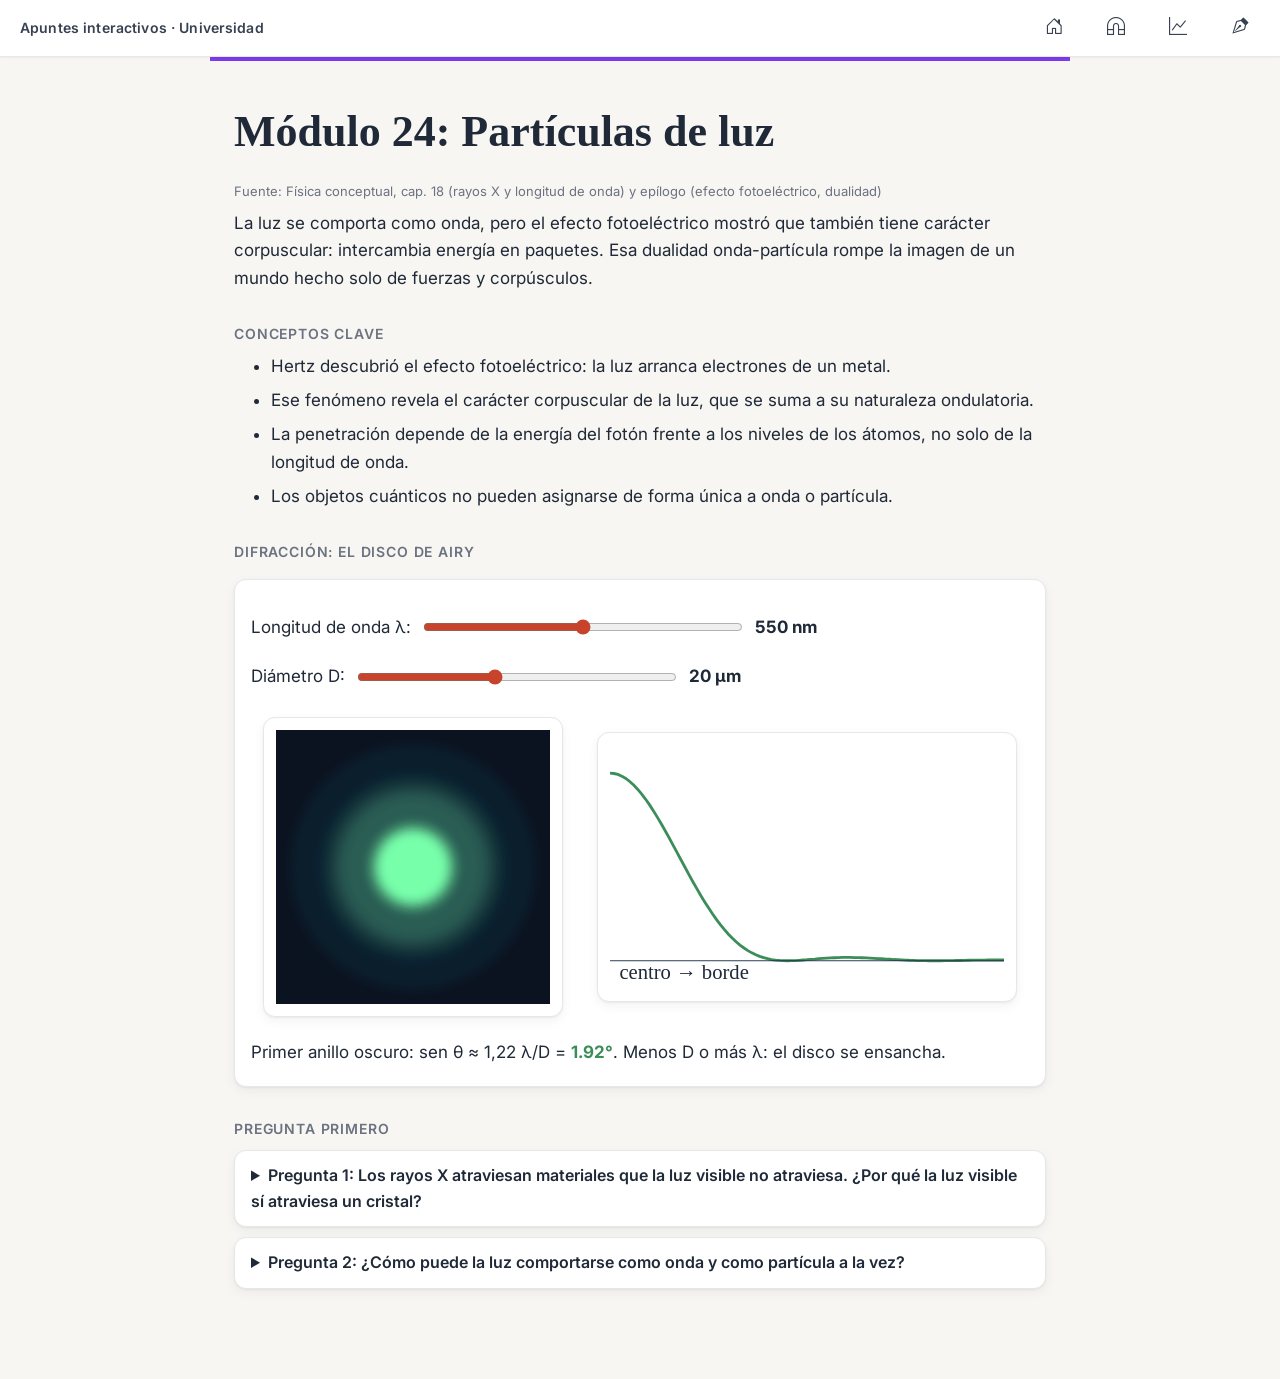
<file: modulos/m24.html>
<!DOCTYPE html>
<html lang="es">
<head>
<meta charset="UTF-8">
<meta name="viewport" content="width=device-width, initial-scale=1">
<title>Módulo 24 · Partículas de luz</title>
<link rel="stylesheet" href="../css/estilo.css">
<link rel="stylesheet" href="../css/tema.css">
<link rel="stylesheet" href="../css/m24.css">

</head>
<body>
<div id="site-header"></div>

<main>
  <h1>Módulo 24: Partículas de luz</h1>
  <p class="fuente">Fuente: Física conceptual, cap. 18 (rayos X y longitud de onda) y epílogo (efecto fotoeléctrico, dualidad)</p>
  <p>La luz se comporta como onda, pero el efecto fotoeléctrico mostró que también tiene carácter corpuscular: intercambia energía en paquetes. Esa dualidad onda-partícula rompe la imagen de un mundo hecho solo de fuerzas y corpúsculos.</p>

  <h2>Conceptos clave</h2>
  <ul>
    <li>Hertz descubrió el efecto fotoeléctrico: la luz arranca electrones de un metal.</li>
    <li>Ese fenómeno revela el carácter corpuscular de la luz, que se suma a su naturaleza ondulatoria.</li>
    <li>La penetración depende de la energía del fotón frente a los niveles de los átomos, no solo de la longitud de onda.</li>
    <li>Los objetos cuánticos no pueden asignarse de forma única a onda o partícula.</li>
  </ul>

  <h2>Difracción: el disco de Airy</h2>
  <div id="airy"></div>

  <h2>Pregunta primero</h2>
  <details><summary>Pregunta 1: Los rayos X atraviesan materiales que la luz visible no atraviesa. ¿Por qué la luz visible sí atraviesa un cristal?</summary>
    <p>La luz visible no tiene energía suficiente para excitar los electrones del vidrio, así que casi no la absorben y la dejan pasar. Los rayos X tienen mucha más energía, y sus fotones sí son absorbidos por los electrones de los átomos. Lo que determina la transparencia es la energía del fotón frente a los niveles de los átomos, no solo la longitud de onda.</p></details>
  <details><summary>Pregunta 2: ¿Cómo puede la luz comportarse como onda y como partícula a la vez?</summary>
    <p>Depende del experimento. La interferencia y la difracción muestran su carácter ondulatorio; el efecto fotoeléctrico muestra que la energía llega en paquetes. Ninguna de las dos imágenes basta por sí sola.</p></details>
</main>
<script src="../js/dibujos.js"></script>
<script src="../js/m24.js"></script>
<script>Dibujos.airy(document.getElementById('airy'));</script>
<script src="../js/nav.js"></script>

</body>
</html>
</file>
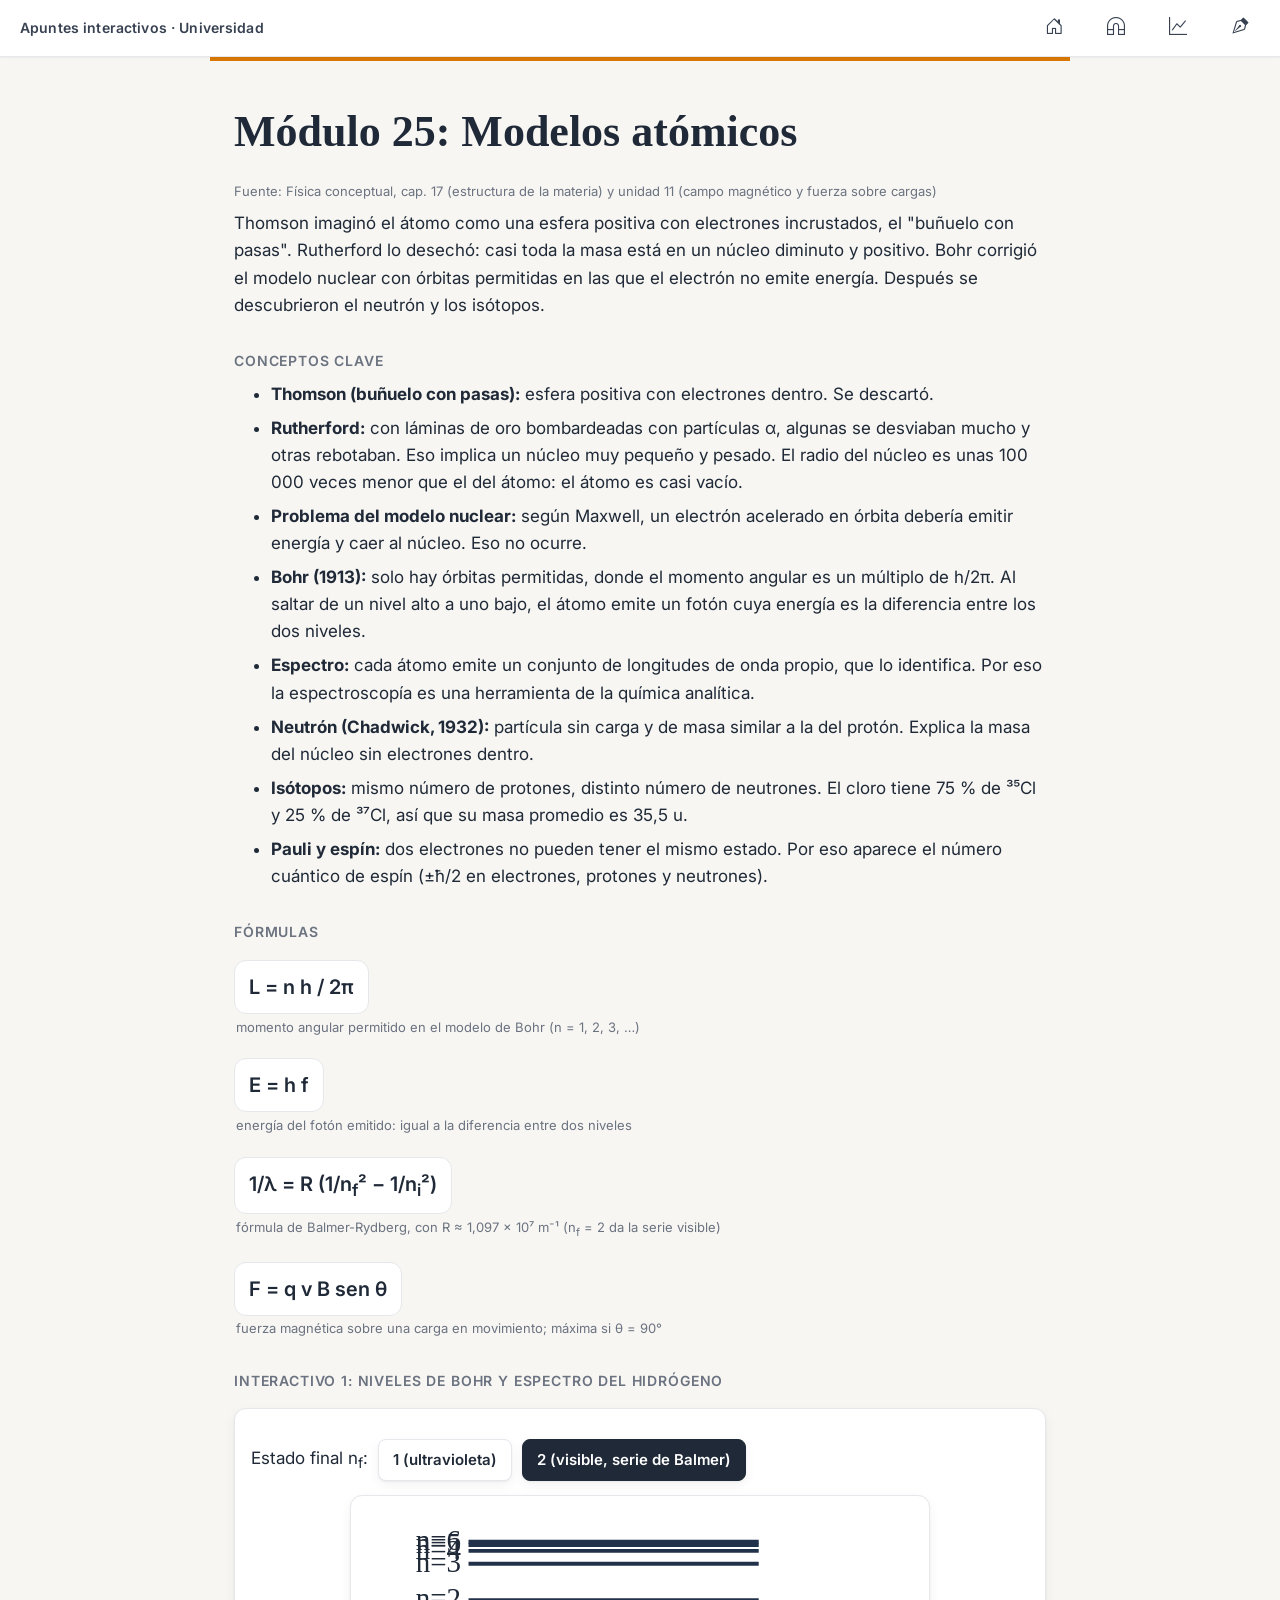
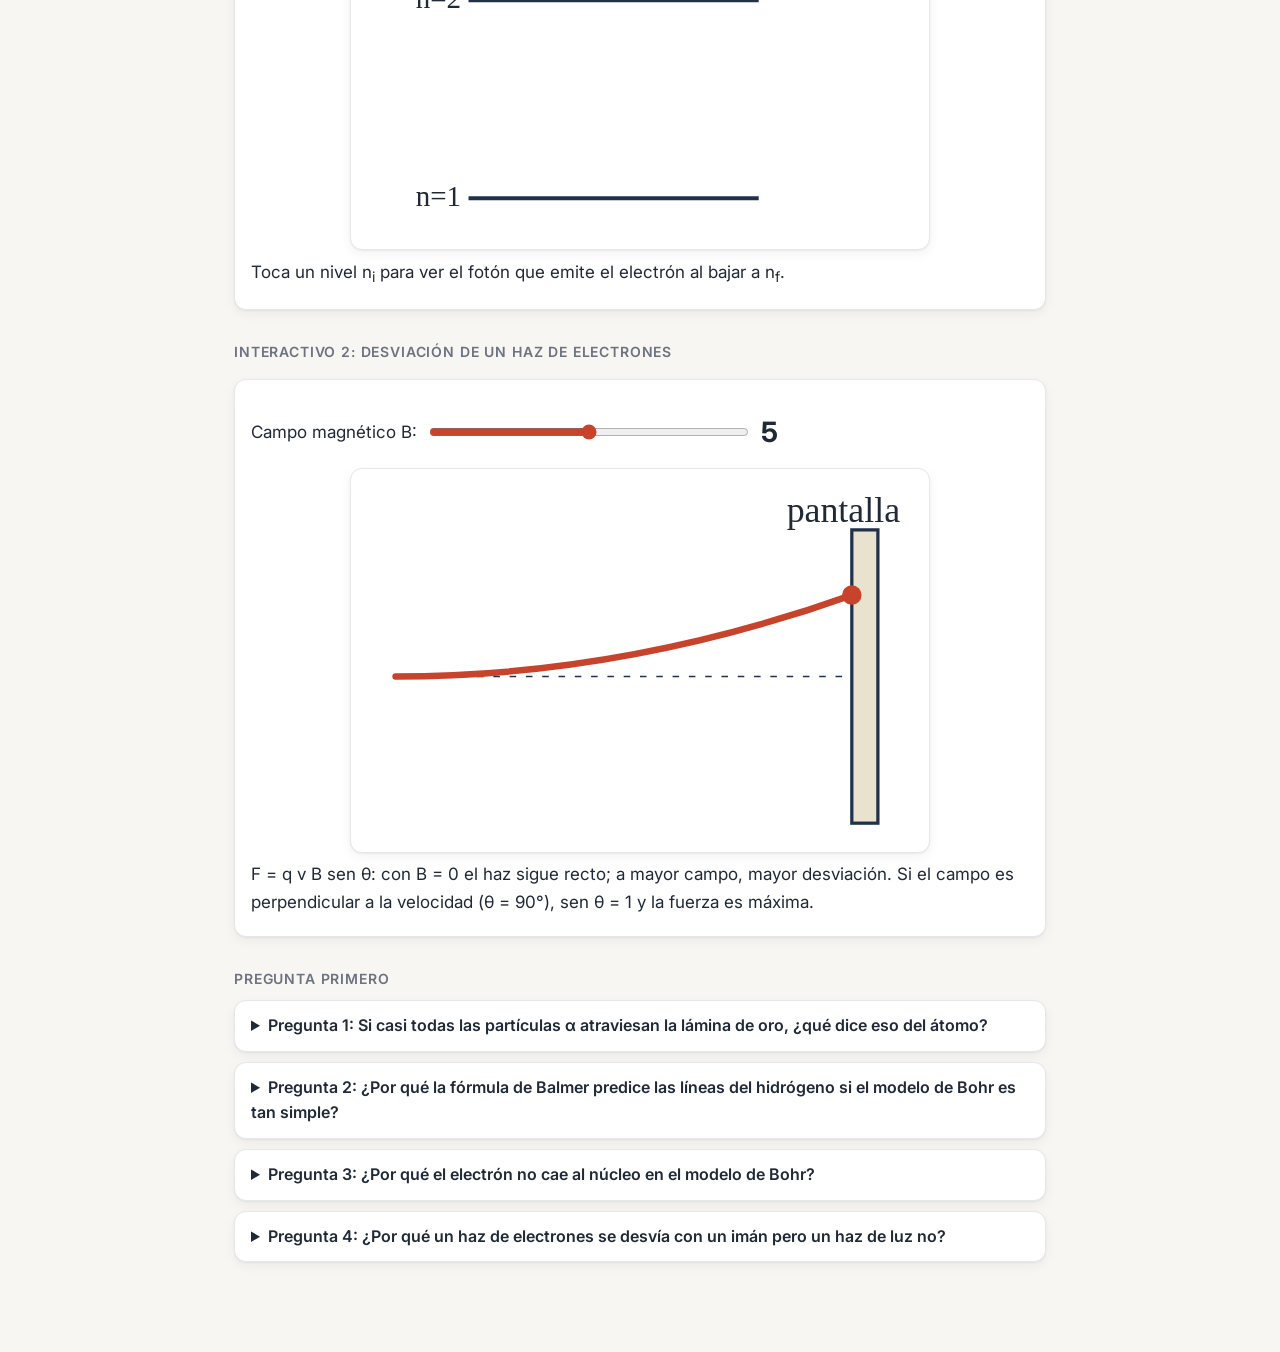
<file: modulos/m25.html>
<!DOCTYPE html>
<html lang="es">
<head>
<meta charset="UTF-8">
<meta name="viewport" content="width=device-width, initial-scale=1">
<title>Módulo 25 · Modelos atómicos</title>
<link rel="stylesheet" href="../css/estilo.css">
<link rel="stylesheet" href="../css/tema.css">
<link rel="stylesheet" href="../css/m25.css">

</head>
<body>
<div id="site-header"></div>

<main>
  <h1>Módulo 25: Modelos atómicos</h1>
  <p class="fuente">Fuente: Física conceptual, cap. 17 (estructura de la materia) y unidad 11 (campo magnético y fuerza sobre cargas)</p>
  <p>Thomson imaginó el átomo como una esfera positiva con electrones incrustados, el "buñuelo con pasas". Rutherford lo desechó: casi toda la masa está en un núcleo diminuto y positivo. Bohr corrigió el modelo nuclear con órbitas permitidas en las que el electrón no emite energía. Después se descubrieron el neutrón y los isótopos.</p>

  <h2>Conceptos clave</h2>
  <ul>
    <li><b>Thomson (buñuelo con pasas):</b> esfera positiva con electrones dentro. Se descartó.</li>
    <li><b>Rutherford:</b> con láminas de oro bombardeadas con partículas α, algunas se desviaban mucho y otras rebotaban. Eso implica un núcleo muy pequeño y pesado. El radio del núcleo es unas 100 000 veces menor que el del átomo: el átomo es casi vacío.</li>
    <li><b>Problema del modelo nuclear:</b> según Maxwell, un electrón acelerado en órbita debería emitir energía y caer al núcleo. Eso no ocurre.</li>
    <li><b>Bohr (1913):</b> solo hay órbitas permitidas, donde el momento angular es un múltiplo de h/2π. Al saltar de un nivel alto a uno bajo, el átomo emite un fotón cuya energía es la diferencia entre los dos niveles.</li>
    <li><b>Espectro:</b> cada átomo emite un conjunto de longitudes de onda propio, que lo identifica. Por eso la espectroscopía es una herramienta de la química analítica.</li>
    <li><b>Neutrón (Chadwick, 1932):</b> partícula sin carga y de masa similar a la del protón. Explica la masa del núcleo sin electrones dentro.</li>
    <li><b>Isótopos:</b> mismo número de protones, distinto número de neutrones. El cloro tiene 75 % de ³⁵Cl y 25 % de ³⁷Cl, así que su masa promedio es 35,5 u.</li>
    <li><b>Pauli y espín:</b> dos electrones no pueden tener el mismo estado. Por eso aparece el número cuántico de espín (±ħ/2 en electrones, protones y neutrones).</li>
  </ul>

  <h2>Fórmulas</h2>
  <p class="formula">L = n h / 2π</p>
  <p class="fuente">momento angular permitido en el modelo de Bohr (n = 1, 2, 3, …)</p>
  <p class="formula">E = h f</p>
  <p class="fuente">energía del fotón emitido: igual a la diferencia entre dos niveles</p>
  <p class="formula">1/λ = R (1/n<sub>f</sub>² − 1/n<sub>i</sub>²)</p>
  <p class="fuente">fórmula de Balmer-Rydberg, con R ≈ 1,097 × 10⁷ m⁻¹ (n<sub>f</sub> = 2 da la serie visible)</p>
  <p class="formula">F = q v B sen θ</p>
  <p class="fuente">fuerza magnética sobre una carga en movimiento; máxima si θ = 90°</p>

  <h2>Interactivo 1: niveles de Bohr y espectro del hidrógeno</h2>
  <div id="bohr"></div>

  <h2>Interactivo 2: desviación de un haz de electrones</h2>
  <div id="desv"></div>

  <h2>Pregunta primero</h2>
  <details><summary>Pregunta 1: Si casi todas las partículas α atraviesan la lámina de oro, ¿qué dice eso del átomo?</summary>
    <p>Que la mayor parte del átomo es espacio vacío. Solo las partículas que pasan muy cerca de un núcleo pequeño y pesado se desvían mucho.</p></details>
  <details><summary>Pregunta 2: ¿Por qué la fórmula de Balmer predice las líneas del hidrógeno si el modelo de Bohr es tan simple?</summary>
    <p>Porque Bohr supuso que el electrón emite un fotón al bajar entre niveles permitidos. Al calcular la energía de esa diferencia, la longitud de onda queda exactamente como la fórmula empírica de Balmer.</p></details>
  <details><summary>Pregunta 3: ¿Por qué el electrón no cae al núcleo en el modelo de Bohr?</summary>
    <p>Porque en las órbitas permitidas no emite radiación. Esa es una suposición del modelo, no una consecuencia de la física clásica.</p></details>
  <details><summary>Pregunta 4: ¿Por qué un haz de electrones se desvía con un imán pero un haz de luz no?</summary>
    <p>Porque la fuerza magnética actúa sobre cargas en movimiento. Los electrones tienen carga, así que sienten la fuerza F = q v B sen θ. Los fotones no tienen carga.</p></details>
</main>
<script src="../js/dibujos.js"></script>
<script src="../js/m25.js"></script>
<script>
  Dibujos.bohr(document.getElementById('bohr'));
  Dibujos.desviacion(document.getElementById('desv'));
</script>
<script src="../js/nav.js"></script>

</body>
</html>
</file>
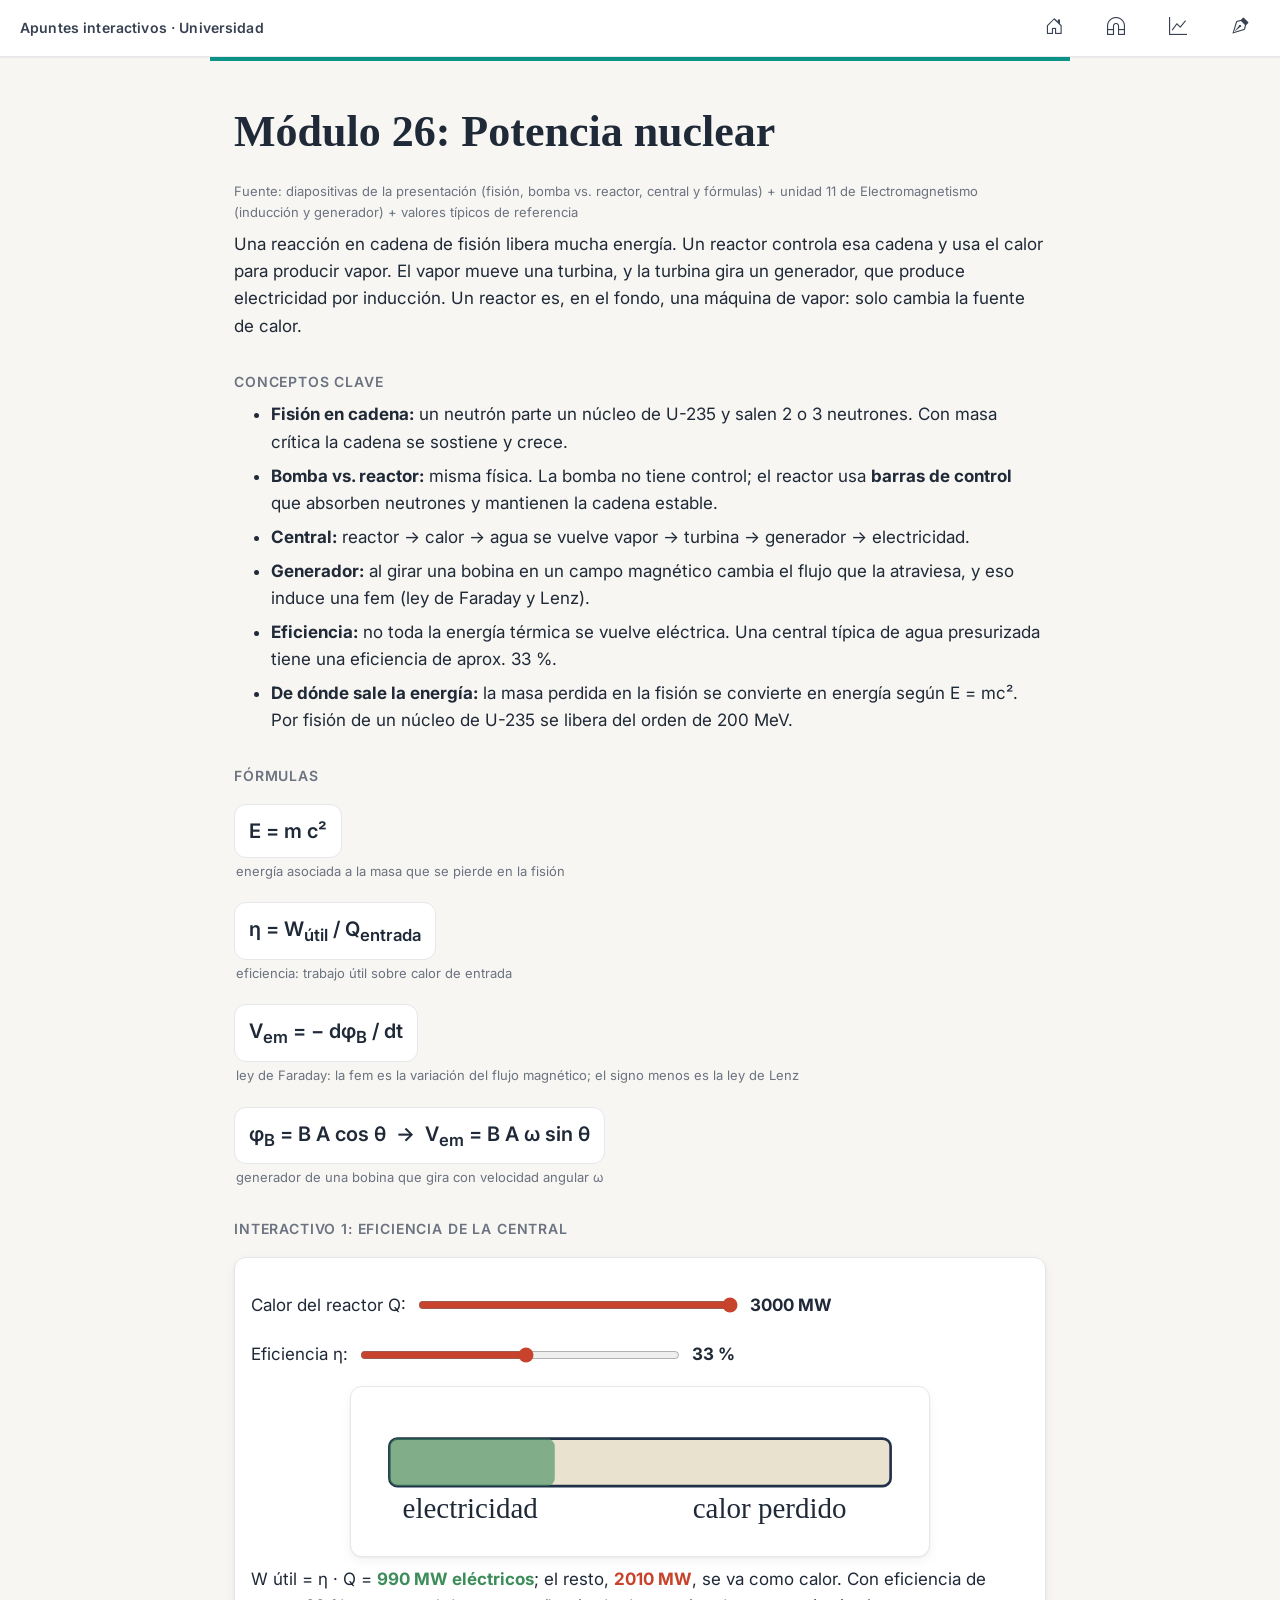
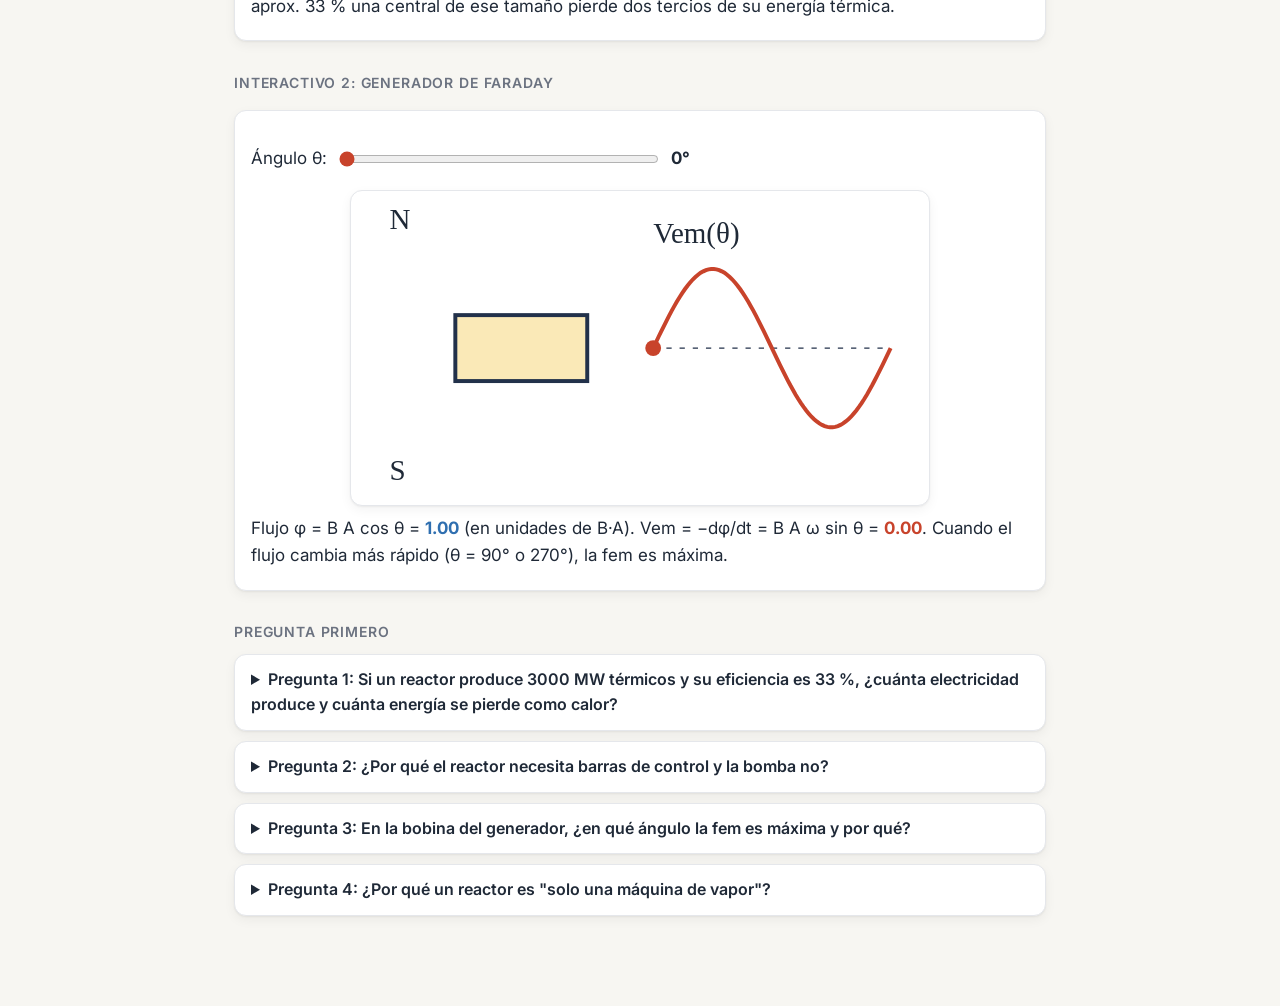
<file: modulos/m26.html>
<!DOCTYPE html>
<html lang="es">
<head>
<meta charset="UTF-8">
<meta name="viewport" content="width=device-width, initial-scale=1">
<title>Módulo 26 · Potencia nuclear</title>
<link rel="stylesheet" href="../css/estilo.css">
<link rel="stylesheet" href="../css/tema.css">
<link rel="stylesheet" href="../css/m26.css">

</head>
<body>
<div id="site-header"></div>

<main>
  <h1>Módulo 26: Potencia nuclear</h1>
  <p class="fuente">Fuente: diapositivas de la presentación (fisión, bomba vs. reactor, central y fórmulas) + unidad 11 de Electromagnetismo (inducción y generador) + valores típicos de referencia</p>
  <p>Una reacción en cadena de fisión libera mucha energía. Un reactor controla esa cadena y usa el calor para producir vapor. El vapor mueve una turbina, y la turbina gira un generador, que produce electricidad por inducción. Un reactor es, en el fondo, una máquina de vapor: solo cambia la fuente de calor.</p>

  <h2>Conceptos clave</h2>
  <ul>
    <li><b>Fisión en cadena:</b> un neutrón parte un núcleo de U-235 y salen 2 o 3 neutrones. Con masa crítica la cadena se sostiene y crece.</li>
    <li><b>Bomba vs. reactor:</b> misma física. La bomba no tiene control; el reactor usa <b>barras de control</b> que absorben neutrones y mantienen la cadena estable.</li>
    <li><b>Central:</b> reactor → calor → agua se vuelve vapor → turbina → generador → electricidad.</li>
    <li><b>Generador:</b> al girar una bobina en un campo magnético cambia el flujo que la atraviesa, y eso induce una fem (ley de Faraday y Lenz).</li>
    <li><b>Eficiencia:</b> no toda la energía térmica se vuelve eléctrica. Una central típica de agua presurizada tiene una eficiencia de aprox. 33 %.</li>
    <li><b>De dónde sale la energía:</b> la masa perdida en la fisión se convierte en energía según E = mc². Por fisión de un núcleo de U-235 se libera del orden de 200 MeV.</li>
  </ul>

  <h2>Fórmulas</h2>
  <p class="formula">E = m c²</p>
  <p class="fuente">energía asociada a la masa que se pierde en la fisión</p>
  <p class="formula">η = W<sub>útil</sub> / Q<sub>entrada</sub></p>
  <p class="fuente">eficiencia: trabajo útil sobre calor de entrada</p>
  <p class="formula">V<sub>em</sub> = − dφ<sub>B</sub> / dt</p>
  <p class="fuente">ley de Faraday: la fem es la variación del flujo magnético; el signo menos es la ley de Lenz</p>
  <p class="formula">φ<sub>B</sub> = B A cos θ &nbsp;→&nbsp; V<sub>em</sub> = B A ω sin θ</p>
  <p class="fuente">generador de una bobina que gira con velocidad angular ω</p>

  <h2>Interactivo 1: eficiencia de la central</h2>
  <div id="efic"></div>

  <h2>Interactivo 2: generador de Faraday</h2>
  <div id="gen"></div>

  <h2>Pregunta primero</h2>
  <details><summary>Pregunta 1: Si un reactor produce 3000 MW térmicos y su eficiencia es 33 %, ¿cuánta electricidad produce y cuánta energía se pierde como calor?</summary>
    <p>Electricidad: 0,33 × 3000 ≈ 990 MW. Calor perdido: 3000 − 990 ≈ 2010 MW.</p></details>
  <details><summary>Pregunta 2: ¿Por qué el reactor necesita barras de control y la bomba no?</summary>
    <p>Porque el reactor debe mantener k ≈ 1: si la cadena crece sin freno se sobrecalienta. La bomba está diseñada para que la cadena crezca de forma descontrolada.</p></details>
  <details><summary>Pregunta 3: En la bobina del generador, ¿en qué ángulo la fem es máxima y por qué?</summary>
    <p>En θ = 90° o 270°. Allí el flujo que atraviesa la bobina pasa por cero y cambia más rápido, así que −dφ/dt es máxima.</p></details>
  <details><summary>Pregunta 4: ¿Por qué un reactor es "solo una máquina de vapor"?</summary>
    <p>Porque lo que cambia es la fuente de calor (fisión en lugar de carbón o gas). Desde el agua en adelante el ciclo es el mismo: vapor, turbina, generador.</p></details>
</main>
<script src="../js/dibujos.js"></script>
<script src="../js/m26.js"></script>
<script>
  Dibujos.eficiencia(document.getElementById('efic'));
  Dibujos.generador(document.getElementById('gen'));
</script>
<script src="../js/nav.js"></script>

</body>
</html>
</file>
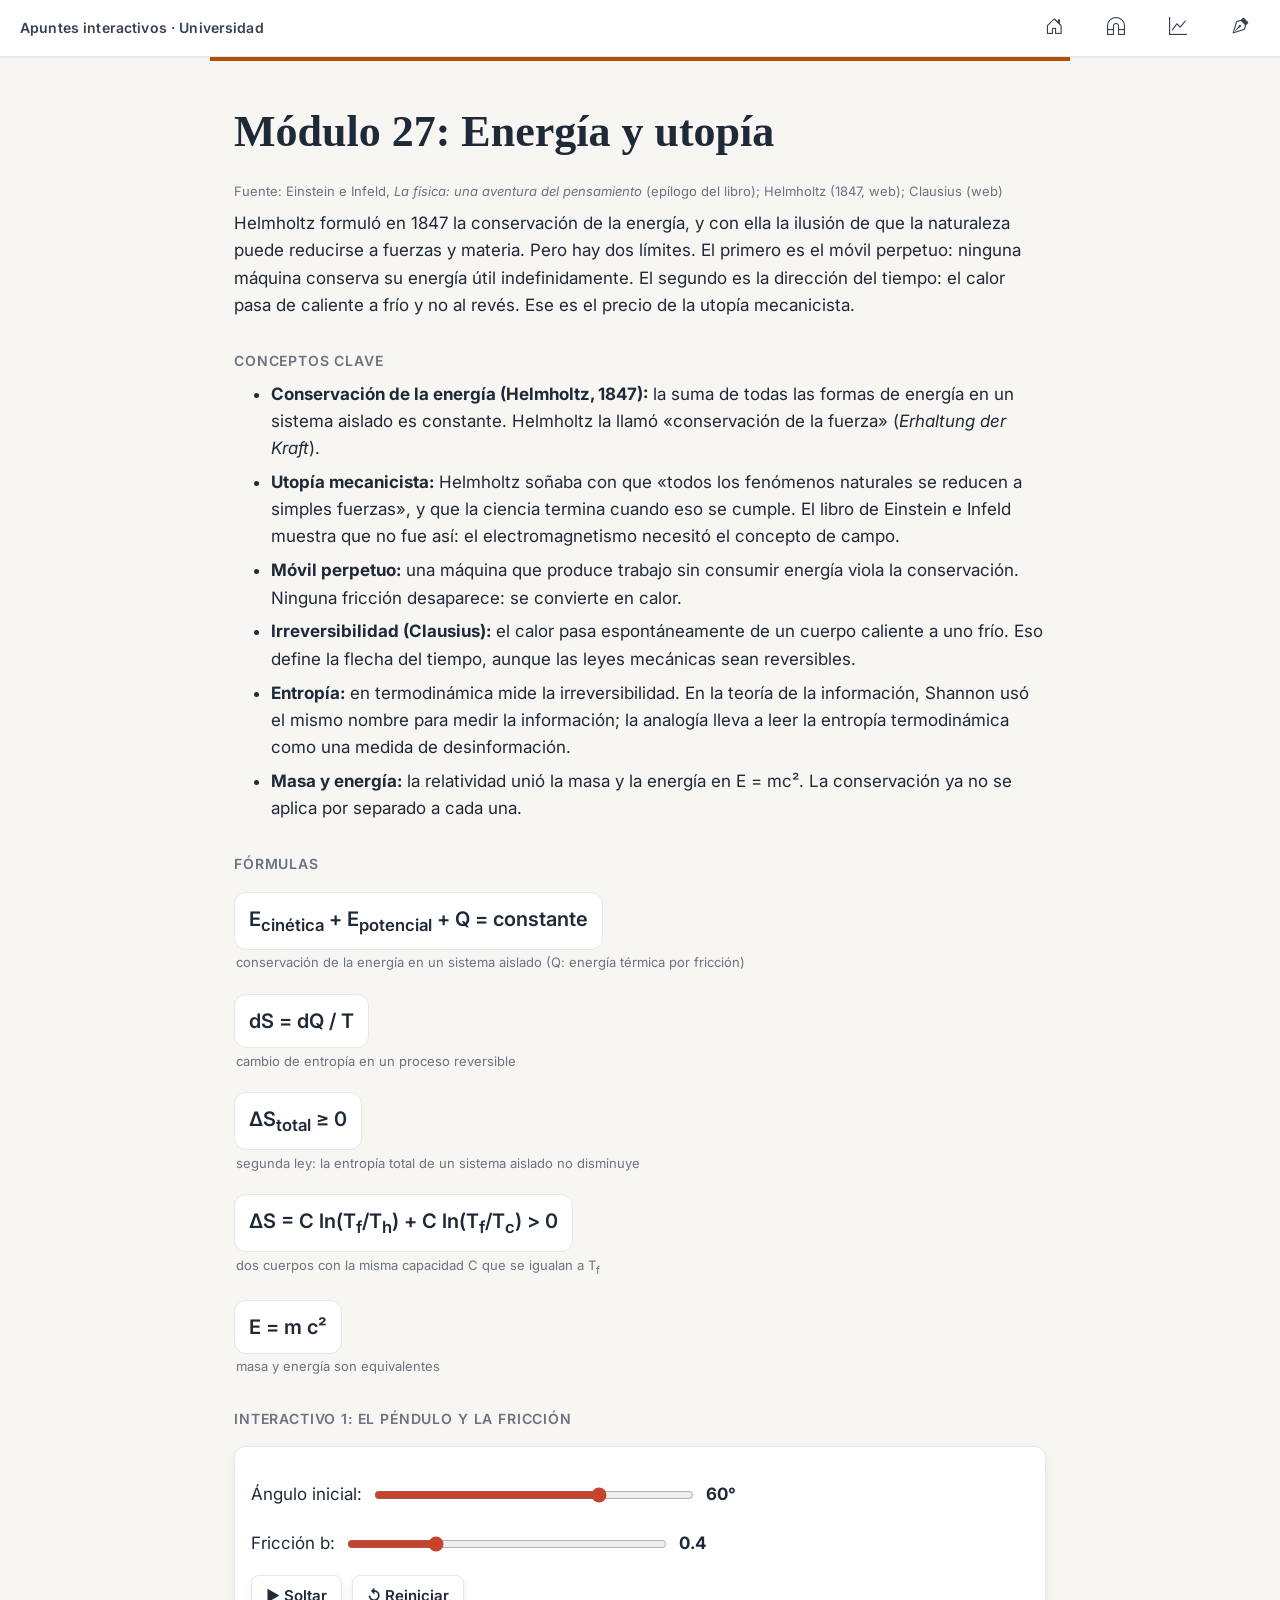
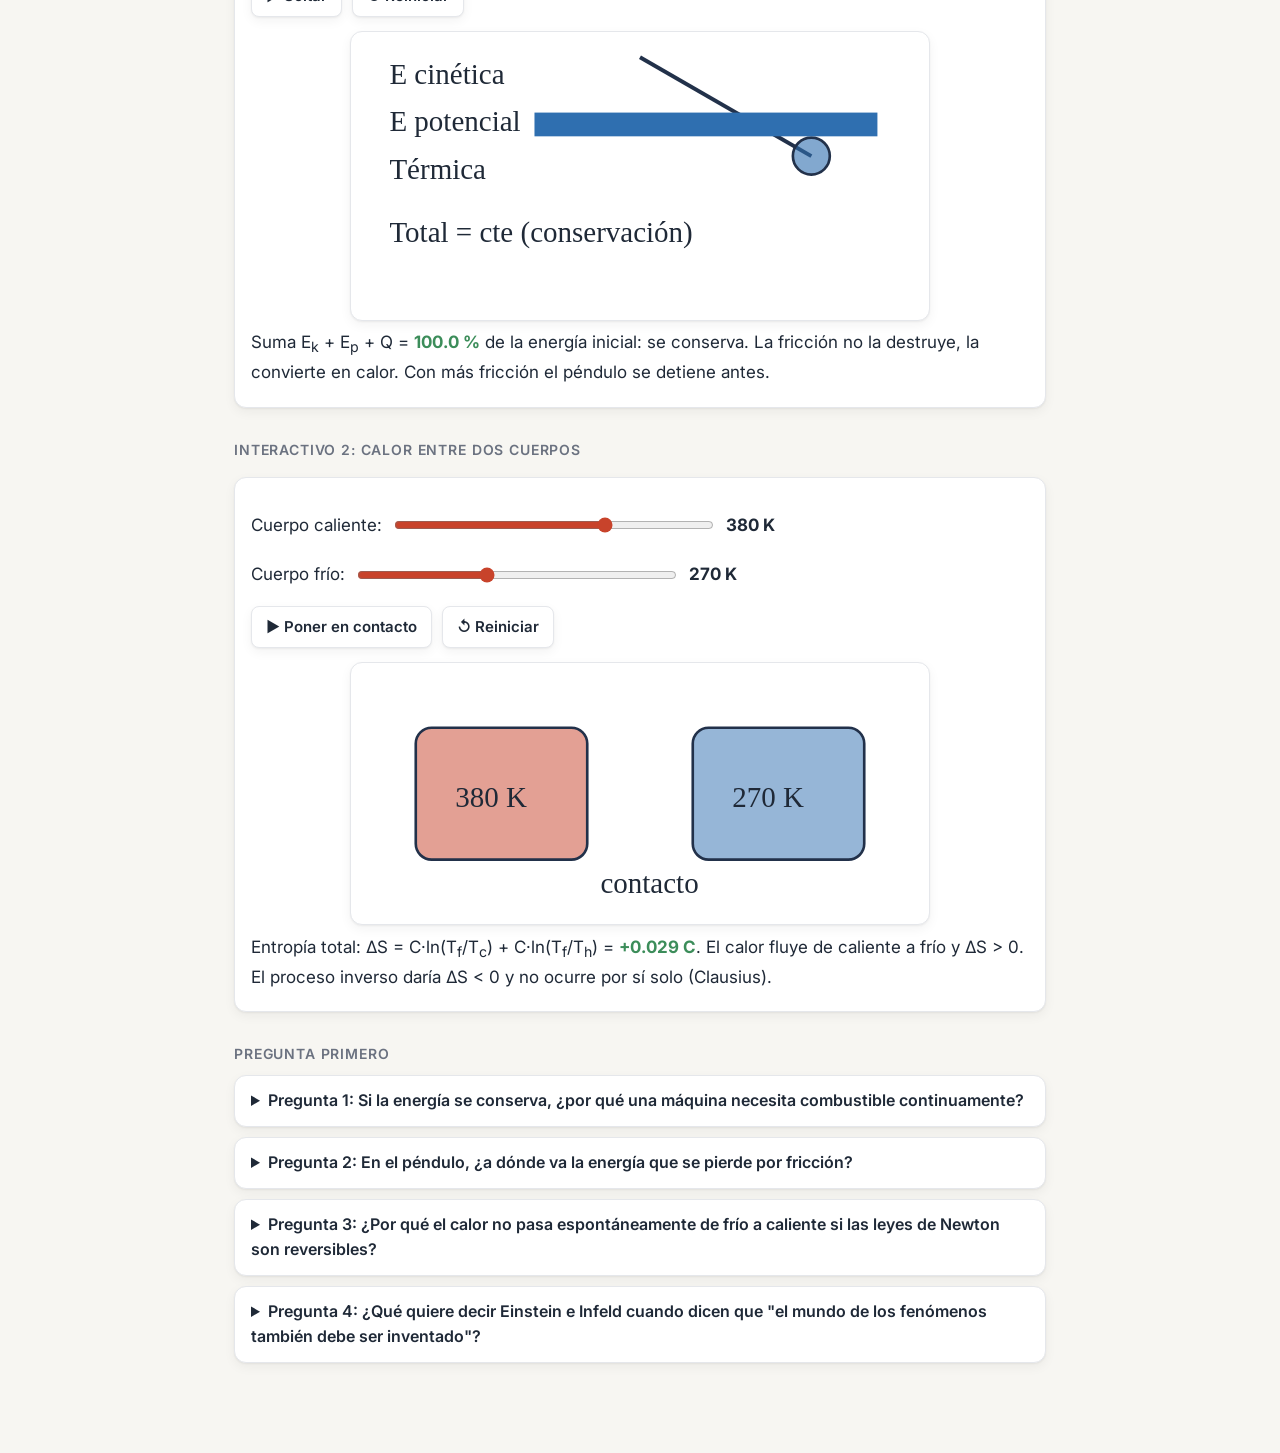
<file: modulos/m27.html>
<!DOCTYPE html>
<html lang="es">
<head>
<meta charset="UTF-8">
<meta name="viewport" content="width=device-width, initial-scale=1">
<title>Módulo 27 · Energía y utopía</title>
<link rel="stylesheet" href="../css/estilo.css">
<link rel="stylesheet" href="../css/tema.css">
<link rel="stylesheet" href="../css/m27.css">

</head>
<body>
<div id="site-header"></div>

<main>
  <h1>Módulo 27: Energía y utopía</h1>
  <p class="fuente">Fuente: Einstein e Infeld, <i>La física: una aventura del pensamiento</i> (epílogo del libro); Helmholtz (1847, web); Clausius (web)</p>
  <p>Helmholtz formuló en 1847 la conservación de la energía, y con ella la ilusión de que la naturaleza puede reducirse a fuerzas y materia. Pero hay dos límites. El primero es el móvil perpetuo: ninguna máquina conserva su energía útil indefinidamente. El segundo es la dirección del tiempo: el calor pasa de caliente a frío y no al revés. Ese es el precio de la utopía mecanicista.</p>

  <h2>Conceptos clave</h2>
  <ul>
    <li><b>Conservación de la energía (Helmholtz, 1847):</b> la suma de todas las formas de energía en un sistema aislado es constante. Helmholtz la llamó «conservación de la fuerza» (<i>Erhaltung der Kraft</i>).</li>
    <li><b>Utopía mecanicista:</b> Helmholtz soñaba con que «todos los fenómenos naturales se reducen a simples fuerzas», y que la ciencia termina cuando eso se cumple. El libro de Einstein e Infeld muestra que no fue así: el electromagnetismo necesitó el concepto de campo.</li>
    <li><b>Móvil perpetuo:</b> una máquina que produce trabajo sin consumir energía viola la conservación. Ninguna fricción desaparece: se convierte en calor.</li>
    <li><b>Irreversibilidad (Clausius):</b> el calor pasa espontáneamente de un cuerpo caliente a uno frío. Eso define la flecha del tiempo, aunque las leyes mecánicas sean reversibles.</li>
    <li><b>Entropía:</b> en termodinámica mide la irreversibilidad. En la teoría de la información, Shannon usó el mismo nombre para medir la información; la analogía lleva a leer la entropía termodinámica como una medida de desinformación.</li>
    <li><b>Masa y energía:</b> la relatividad unió la masa y la energía en E = mc². La conservación ya no se aplica por separado a cada una.</li>
  </ul>

  <h2>Fórmulas</h2>
  <p class="formula">E<sub>cinética</sub> + E<sub>potencial</sub> + Q = constante</p>
  <p class="fuente">conservación de la energía en un sistema aislado (Q: energía térmica por fricción)</p>
  <p class="formula">dS = dQ / T</p>
  <p class="fuente">cambio de entropía en un proceso reversible</p>
  <p class="formula">ΔS<sub>total</sub> ≥ 0</p>
  <p class="fuente">segunda ley: la entropía total de un sistema aislado no disminuye</p>
  <p class="formula">ΔS = C ln(T<sub>f</sub>/T<sub>h</sub>) + C ln(T<sub>f</sub>/T<sub>c</sub>) &gt; 0</p>
  <p class="fuente">dos cuerpos con la misma capacidad C que se igualan a T<sub>f</sub></p>
  <p class="formula">E = m c²</p>
  <p class="fuente">masa y energía son equivalentes</p>

  <h2>Interactivo 1: el péndulo y la fricción</h2>
  <div id="pendulo"></div>

  <h2>Interactivo 2: calor entre dos cuerpos</h2>
  <div id="entropia"></div>

  <h2>Pregunta primero</h2>
  <details><summary>Pregunta 1: Si la energía se conserva, ¿por qué una máquina necesita combustible continuamente?</summary>
    <p>Porque la energía no se crea. Parte de la energía química se convierte en calor que no puede volver a ser trabajo útil en su totalidad. La energía total se conserva, pero la parte útil disminuye.</p></details>
  <details><summary>Pregunta 2: En el péndulo, ¿a dónde va la energía que se pierde por fricción?</summary>
    <p>A energía térmica del aire y del soporte. El sistema total (péndulo + entorno) conserva la energía; solo el péndulo la pierde.</p></details>
  <details><summary>Pregunta 3: ¿Por qué el calor no pasa espontáneamente de frío a caliente si las leyes de Newton son reversibles?</summary>
    <p>Porque la segunda ley no es una ley mecánica individual. Describe lo que ocurre en un sistema con muchísimas partículas: los estados de mayor entropía son los más probables. El proceso inverso sería posible en principio, pero es extraordinariamente improbable.</p></details>
  <details><summary>Pregunta 4: ¿Qué quiere decir Einstein e Infeld cuando dicen que "el mundo de los fenómenos también debe ser inventado"?</summary>
    <p>Que los conceptos físicos (como el campo) son creaciones libres del pensamiento, limitadas por la experiencia. No se descubren tal cual; se construyen para describir lo observado.</p></details>
</main>
<script src="../js/dibujos.js"></script>
<script src="../js/m27.js"></script>
<script>
  Dibujos.penduloFriccion(document.getElementById('pendulo'));
  Dibujos.entropia(document.getElementById('entropia'));
</script>
<script src="../js/nav.js"></script>
</body>
</html>
</file>
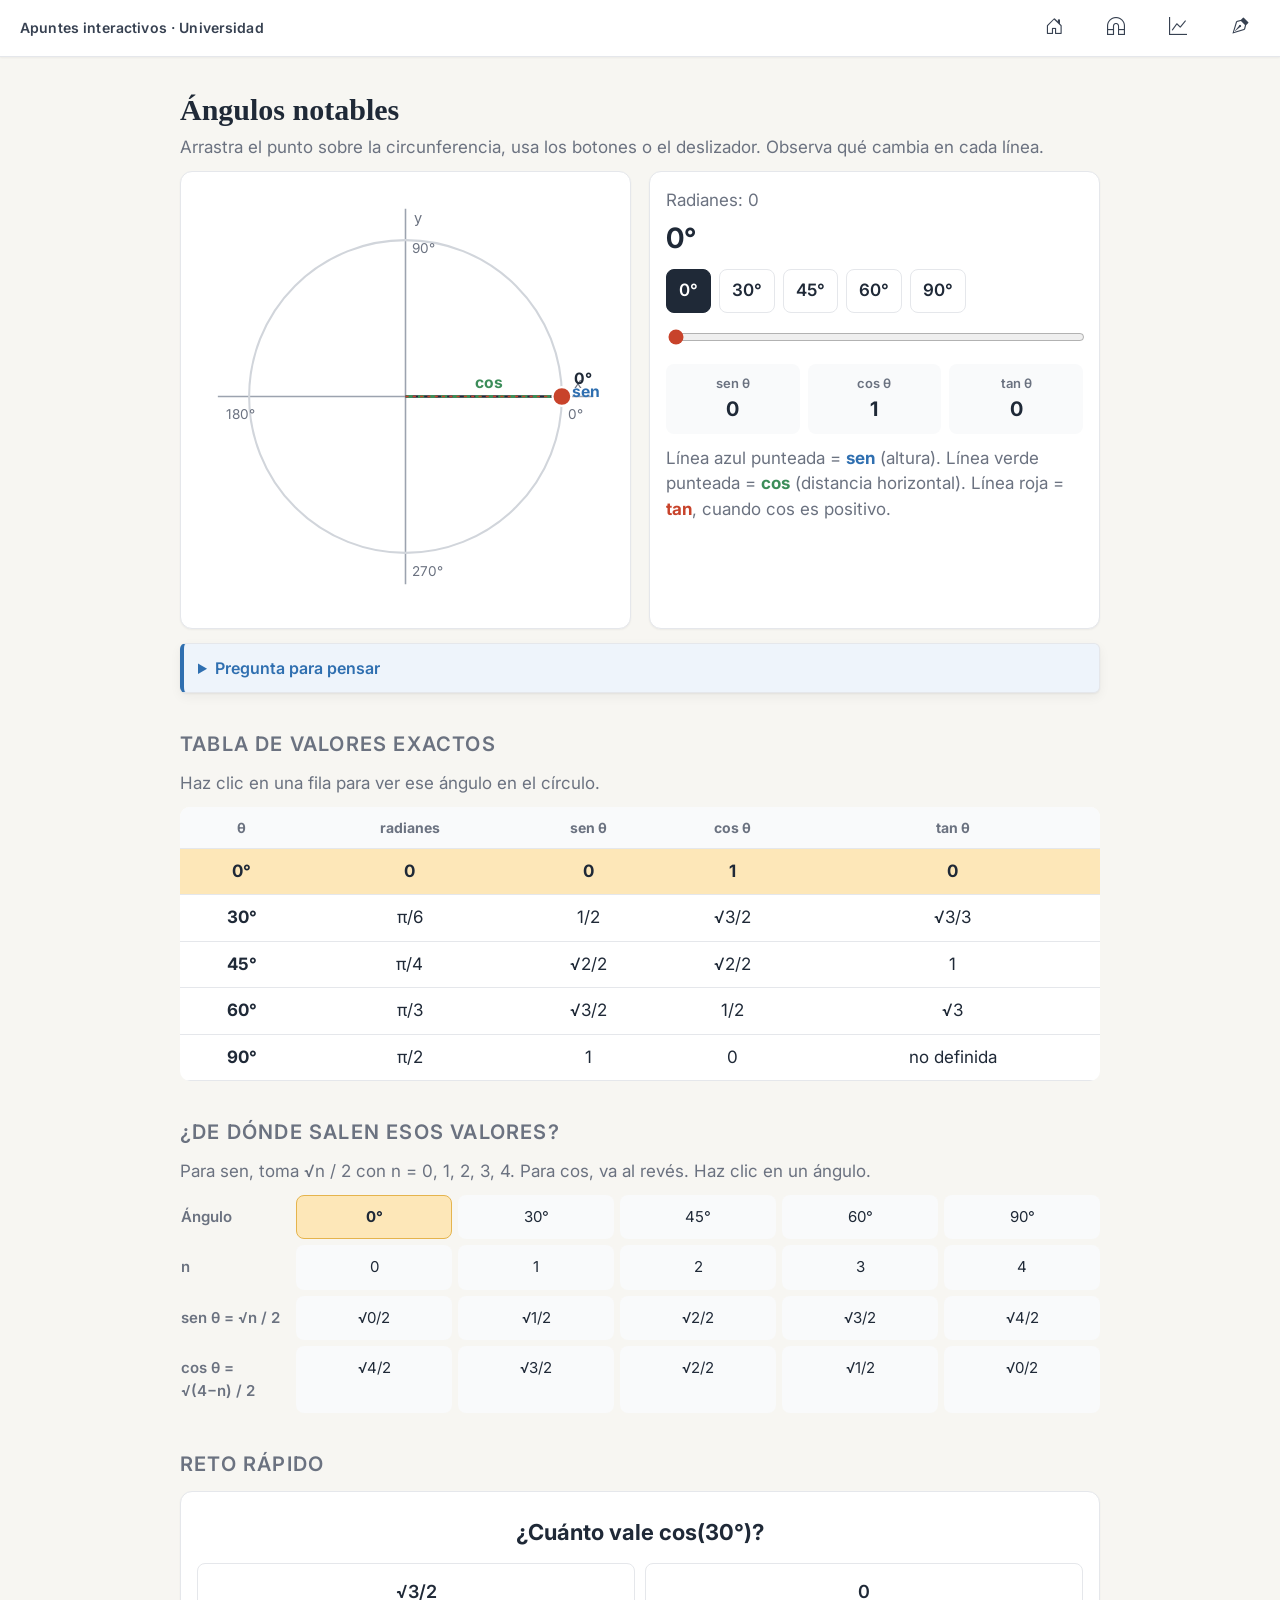
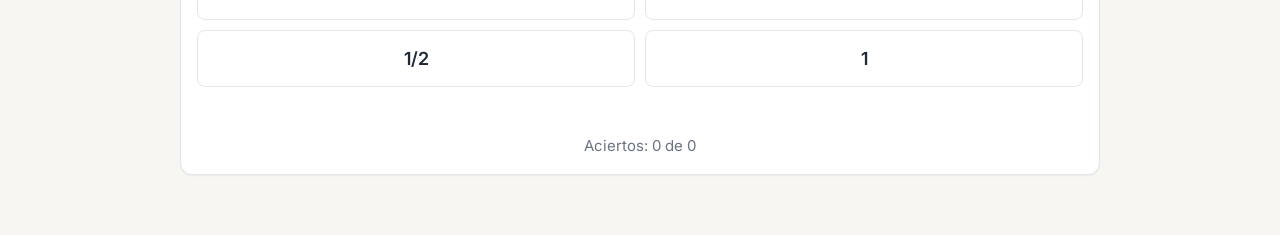
<file: trigonmetria/angulos.html>
<!DOCTYPE html>
<html lang="es">
<head>
<meta charset="UTF-8">
<meta name="viewport" content="width=device-width, initial-scale=1">
<title>Tema 1 · Ángulos notables</title>
<link rel="stylesheet" href="../css/estilo.css">
<link rel="stylesheet" href="../css/tema.css">
<link rel="stylesheet" href="../css/guia-calculo.css">
<link rel="stylesheet" href="../css/angulos.css">

</head>
<body>
<div id="site-header"></div>

<main>
  <h1>Ángulos notables</h1>
  <p class="intro">Arrastra el punto sobre la circunferencia, usa los botones o el deslizador. Observa qué cambia en cada línea.</p>

  <section class="grid">
    <div class="card">
      <svg id="circ" viewBox="0 0 400 400" aria-label="Círculo unitario interactivo">
        <line x1="20" y1="200" x2="380" y2="200" stroke="#9ca3af" stroke-width="1.5"/>
        <line x1="200" y1="20" x2="200" y2="380" stroke="#9ca3af" stroke-width="1.5"/>
        <circle cx="200" cy="200" r="150" fill="none" stroke="#d1d5db" stroke-width="2"/>
        <text x="362" y="192" font-size="14" fill="#6b7280">x</text>
        <text x="208" y="34" font-size="14" fill="#6b7280">y</text>
        <text x="356" y="222" font-size="13" fill="#6b7280">0°</text>
        <text x="206" y="62" font-size="13" fill="#6b7280">90°</text>
        <text x="28" y="222" font-size="13" fill="#6b7280">180°</text>
        <text x="206" y="372" font-size="13" fill="#6b7280">270°</text>
        <g id="dyn"></g>
      </svg>
    </div>

    <div class="card">
      <div class="rad" id="rad"></div>
      <div class="deg" id="deg"></div>
      <div class="btns" id="btns"></div>
      <input type="range" id="slider" min="0" max="360" value="0" step="1" aria-label="Ángulo">
      <div class="vals">
        <div class="val"><b>sen θ</b><span id="vs"></span></div>
        <div class="val"><b>cos θ</b><span id="vc"></span></div>
        <div class="val"><b>tan θ</b><span id="vt"></span></div>
      </div>
      <p class="intro leyenda">Línea azul punteada = <b class="txt-bl">sen</b> (altura). Línea verde punteada = <b class="txt-gr">cos</b> (distancia horizontal). Línea roja = <b class="txt-acc">tan</b>, cuando cos es positivo.</p>
    </div>
  </section>

  <details class="pregunta">
    <summary>Pregunta para pensar</summary>
    <p>Lleva el punto a 45°. ¿Por qué sen y cos tienen el mismo valor? Ahora piensa: si el radio mide 1, ¿qué forma tiene el triángulo que se forma?</p>
  </details>

  <h2>Tabla de valores exactos</h2>
  <p class="intro">Haz clic en una fila para ver ese ángulo en el círculo.</p>
  <table>
    <thead><tr><th>θ</th><th>radianes</th><th>sen θ</th><th>cos θ</th><th>tan θ</th></tr></thead>
    <tbody id="tbody"></tbody>
  </table>

  <h2>¿De dónde salen esos valores?</h2>
  <p class="intro">Para sen, toma √n / 2 con n = 0, 1, 2, 3, 4. Para cos, va al revés. Haz clic en un ángulo.</p>
  <div class="sq" id="sq"></div>

  <h2>Reto rápido</h2>
  <div class="card">
    <div class="q" id="q"></div>
    <div class="opts" id="opts"></div>
    <div class="fb" id="fb"></div>
    <div class="nav"><button id="next" hidden>Siguiente →</button></div>
    <div class="score" id="score">Aciertos: 0 de 0</div>
  </div>
</main>
<script src="../js/nav.js"></script>
<script src="../js/angulos.js" defer></script>
</body>
</html>
</file>
<file: css/estilo.css>
:root{--paper:#fdfaf1;--ink:#22314a;--red:#c8432b;--blue:#2f6fb0;--green:#3c8d5a;--soft:#e9e2cf}
    *{box-sizing:border-box}
    body{margin:0;background:var(--paper);background-image:repeating-linear-gradient(to bottom,transparent 0 31px,#d9e3ef 31px 32px);color:var(--ink);font-family:'Caveat','Comic Sans MS',cursive;font-size:24px;line-height:1.35}
    header{position:sticky;top:0;z-index:5;display:flex;flex-wrap:wrap;gap:12px;align-items:center;justify-content:space-between;padding:10px 5vw;background:#fffdf5;border-bottom:2px solid var(--soft)}
    header strong{font-size:26px}
    nav a{margin-left:14px;color:var(--ink);font-size:24px;text-decoration:none;border-bottom:3px solid transparent;padding-bottom:2px}
    nav a.on{border-bottom-color:var(--red);font-weight:700}
    main{padding:24px 5vw 60px;max-width:900px;margin:0 auto}
    h1{font-size:44px;margin:.2em 0}
    h2{font-size:34px;margin:.6em 0 .2em}
    .pend{color:#8a8170;font-style:italic}
    .mod-list{display:grid;grid-template-columns:repeat(auto-fill,minmax(230px,1fr));gap:14px;margin-top:14px}
    .mod-list a{display:block;padding:12px 14px;border:3px dashed var(--ink);border-radius:18px 8px 16px 10px/10px 18px 8px 16px;color:var(--ink);text-decoration:none;background:#fff8}
    .mod-list a:hover{background:#fff2d6}
    .mod-list a.pend-card{opacity:.6}
    .hl{color:var(--red);font-weight:700}.bl{color:var(--blue);font-weight:700}.gr{color:var(--green);font-weight:700}
    .fuente{font-size:20px;color:#6b6b78}
    ul{margin:.3em 0 .6em 1em;padding:0}
    li{margin:.2em 0}
    .formula{display:inline-block;font-size:30px;font-weight:700;color:var(--red);margin:.2em 0}
    details{border:2px solid var(--ink);border-radius:12px;padding:8px 14px;margin:10px 0;background:#fff8}
    summary{cursor:pointer;font-weight:700;font-size:26px}
    details p{margin:.5em 0 0}
    .back{display:inline-block;margin-bottom:10px;color:var(--blue)}
    iframe{width:100%;height:calc(100vh - 60px);border:0;display:block}

    /* widgets (dibujos.js) */
    .row{display:flex;gap:10px;flex-wrap:wrap;align-items:center;margin:.5em 0}
    .btn{font:inherit;font-size:22px;background:#fffdf5;border:2px solid var(--ink);border-radius:12px 5px 12px 6px;padding:2px 12px;cursor:pointer;color:var(--ink)}
    .btn.sel,.btn:active{background:var(--ink);color:#fff}
    .fig{width:100%;max-width:580px;height:auto;display:block;margin:.3em 0}
    .t{font-family:Caveat,cursive;font-size:23px;fill:var(--ink)}
    .note{font-size:clamp(23px,4vw,30px);line-height:1.35;margin:.25em 0}
    #penetra{margin:.6em 0}

    .cont{font-size:28px;font-weight:700}
    input[type=range]{width:min(320px,80%);accent-color:var(--red)}


    #demo-banner {
    position: fixed;
    top: 0;
    left: 0;
    right: 0;
    background: var(--red);
    color: #fff;
    padding: 8px 16px;
    font-size: 22px;
    text-align: center;
    z-index: 2000;
    box-shadow: 0 4px 10px rgba(0,0,0,0.2);
    display: none;
    font-family: inherit;
    }
    #demo-banner b { text-decoration: underline; }
    .btn-demo-mode {
    background: var(--green);
    color: #fff;
    border: 2px solid var(--ink);
    border-radius: 8px;
    padding: 4px 12px;
    cursor: pointer;
    font: inherit;
    font-size: 20px;
    margin-left: 10px;
    }    :root{--paper:#fdfaf1;--ink:#22314a;--red:#c8432b;--blue:#2f6fb0;--green:#3c8d5a;--soft:#e9e2cf}
    *{box-sizing:border-box}
    body{margin:0;background:var(--paper);background-image:repeating-linear-gradient(to bottom,transparent 0 31px,#d9e3ef 31px 32px);color:var(--ink);font-family:'Caveat','Comic Sans MS',cursive;font-size:24px;line-height:1.35}
    header{position:sticky;top:0;z-index:5;display:flex;flex-wrap:wrap;gap:12px;align-items:center;justify-content:space-between;padding:10px 5vw;background:#fffdf5;border-bottom:2px solid var(--soft)}
    header strong{font-size:26px}
    nav a{margin-left:14px;color:var(--ink);font-size:24px;text-decoration:none;border-bottom:3px solid transparent;padding-bottom:2px}
    nav a.on{border-bottom-color:var(--red);font-weight:700}
    main{padding:24px 5vw 60px;max-width:900px;margin:0 auto}
    h1{font-size:44px;margin:.2em 0}
    h2{font-size:34px;margin:.6em 0 .2em}
    .pend{color:#8a8170;font-style:italic}
    .mod-list{display:grid;grid-template-columns:repeat(auto-fill,minmax(230px,1fr));gap:14px;margin-top:14px}
    .mod-list a{display:block;padding:12px 14px;border:3px dashed var(--ink);border-radius:18px 8px 16px 10px/10px 18px 8px 16px;color:var(--ink);text-decoration:none;background:#fff8}
    .mod-list a:hover{background:#fff2d6}
    .mod-list a.pend-card{opacity:.6}
    .hl{color:var(--red);font-weight:700}.bl{color:var(--blue);font-weight:700}.gr{color:var(--green);font-weight:700}
    .fuente{font-size:20px;color:#6b6b78}
    ul{margin:.3em 0 .6em 1em;padding:0}
    li{margin:.2em 0}
    .formula{display:inline-block;font-size:30px;font-weight:700;color:var(--red);margin:.2em 0}
    details{border:2px solid var(--ink);border-radius:12px;padding:8px 14px;margin:10px 0;background:#fff8}
    summary{cursor:pointer;font-weight:700;font-size:26px}
    details p{margin:.5em 0 0}
    .back{display:inline-block;margin-bottom:10px;color:var(--blue)}
    iframe{width:100%;height:calc(100vh - 60px);border:0;display:block}

    /* widgets (dibujos.js) */
    .row{display:flex;gap:10px;flex-wrap:wrap;align-items:center;margin:.5em 0}
    .btn{font:inherit;font-size:22px;background:#fffdf5;border:2px solid var(--ink);border-radius:12px 5px 12px 6px;padding:2px 12px;cursor:pointer;color:var(--ink)}
    .btn.sel,.btn:active{background:var(--ink);color:#fff}
    .fig{width:100%;max-width:580px;height:auto;display:block;margin:.3em 0}
    .t{font-family:Caveat,cursive;font-size:23px;fill:var(--ink)}
    .note{font-size:clamp(23px,4vw,30px);line-height:1.35;margin:.25em 0}
    #penetra{margin:.6em 0}

    .cont{font-size:28px;font-weight:700}
    input[type=range]{width:min(320px,80%);accent-color:var(--red)}


    #demo-banner {
    position: fixed;
    top: 0;
    left: 0;
    right: 0;
    background: var(--red);
    color: #fff;
    padding: 8px 16px;
    font-size: 22px;
    text-align: center;
    z-index: 2000;
    box-shadow: 0 4px 10px rgba(0,0,0,0.2);
    display: none;
    font-family: inherit;
    }
    #demo-banner b { text-decoration: underline; }
    .btn-demo-mode {
    background: var(--green);
    color: #fff;
    border: 2px solid var(--ink);
    border-radius: 8px;
    padding: 4px 12px;
    cursor: pointer;
    font: inherit;
    font-size: 20px;
    margin-left: 10px;
    }
</file>
<file: css/exposicion.css>
:root{--paper:#fdfaf1;--ink:#22314a;--red:#c8432b;--blue:#2f6fb0;--green:#3c8d5a;--soft:#e9e2cf}
*{box-sizing:border-box}
html,body{margin:0;height:100%}
body{background:var(--paper);background-image:repeating-linear-gradient(to bottom,transparent 0 31px,#d9e3ef 31px 32px);color:var(--ink);font-family:'Caveat','Comic Sans MS',cursive;font-size:26px;overflow:hidden}

/* CENTRADO FLUIDO CON MARGEN SIMÉTRICO (SIN CAMBIAR EL ANCHO ORIGINAL) */
#stage {
  position: absolute;
  top: 60px;
  bottom: 60px;
  left: 3vw;     /* Margen simétrico a la izquierda */
  right: 3vw;    /* Margen simétrico a la derecha */
  max-width: none; /* Quitamos restricciones duras para que ocupe todo su espacio natural */
  margin: 0 auto;
}

.scene {
  position: absolute;
  inset: 3vh 2vw; /* Ajuste interno para que los elementos respiren cómodamente */
  opacity: 0;
  transform: translateY(12px) rotate(-.3deg);
  transition: opacity .5s, transform .5s;
  pointer-events: none;
  overflow-y: auto;
  padding-bottom: 20px;
}
.scene.on{opacity:1;transform:none;pointer-events:auto}
h1,h2{margin:0 0 .3em;line-height:1.1;font-weight:700}
h1{font-size:clamp(36px,7vw,62px)}
h2{font-size:clamp(30px,5.5vw,46px)}
h2::after{content:"";display:block;width:min(300px,70%);height:6px;margin-top:2px;background:url("data:image/svg+xml,%3Csvg xmlns='http://www.w3.org/2000/svg' viewBox='0 0 300 10'%3E%3Cpath d='M2 6 Q80 1 150 5 T298 4' stroke='%23c8432b' stroke-width='4' fill='none' stroke-linecap='round'/%3E%3C/svg%3E") no-repeat left/contain}
.note{font-size:clamp(23px,4vw,32px);line-height:1.35;margin:.25em 0}
.hl{color:var(--red);font-weight:700}.bl{color:var(--blue);font-weight:700}.gr{color:var(--green);font-weight:700}
.fig{width:100%;max-width:580px;height:auto;display:block;margin:.3em 0}
.t{font-family:Caveat,cursive;font-size:23px;fill:var(--ink);stroke:none}
.ink{fill:none;stroke:var(--ink);stroke-width:3;stroke-linecap:round;stroke-linejoin:round;stroke-dasharray:1000;stroke-dashoffset:1000;transition:stroke-dashoffset 1.5s ease}
.on .ink{stroke-dashoffset:0}
.ln{fill:none;stroke-dasharray:100;stroke-dashoffset:100;transition:stroke-dashoffset 1s ease}
.pop{opacity:0;transform:scale(.4);transform-box:fill-box;transform-origin:center;transition:all .5s cubic-bezier(.3,1.6,.5,1)}
.on .pop{opacity:1;transform:none}
.fade{opacity:0;transition:opacity .6s}
.on .fade{opacity:1}
.reveal{opacity:0;transform:translateX(-10px);transition:opacity .5s,transform .5s}
.on .reveal{opacity:1;transform:none}
.d1{transition-delay:.5s!important}.d2{transition-delay:1.2s!important}.d3{transition-delay:2s!important}.d4{transition-delay:2.8s!important}
.nd{opacity:0;transition:opacity .5s}.nd.v{opacity:1}
.row{display:flex;gap:10px;flex-wrap:wrap;align-items:center;margin:.5em 0}
.btn{font:inherit;font-size:22px;background:#fffdf5;border:2px solid var(--ink);border-radius:12px 5px 12px 6px;padding:2px 12px;cursor:pointer;color:var(--ink)}
.btn.sel,.btn:active{background:var(--ink);color:#fff}
.card{display:inline-block;min-width:150px;border:3px dashed var(--ink);border-radius:18px 8px 16px 10px/10px 18px 8px 16px;padding:.3em .7em;cursor:pointer;background:#fff8}
.card.sel{border-style:solid;background:#fff2d6}
input[type=range]{width:min(320px,80%);accent-color:var(--red)}
.bar{height:16px;border:2px solid var(--ink);border-radius:8px;overflow:hidden;max-width:320px;background:#fff}
.bar i{display:block;height:100%;width:0;background:var(--green);transition:width .4s}
.ck{display:inline-block;width:28px;height:28px;border:3px solid var(--ink);border-radius:6px;vertical-align:middle;margin-right:8px;position:relative}
.item.on .ck::after{content:"✓";position:absolute;left:4px;top:-8px;font-size:34px;color:var(--red)}
.item{display:block;font-size:28px;background:none;border:none;font-family:inherit;color:var(--ink);cursor:pointer;padding:4px 0;text-align:left}
@keyframes spin{to{transform:rotate(360deg)}}
.blades{transform-box:view-box;transform-origin:280px 110px;animation:spin 1.2s linear infinite;animation-play-state:paused}
.blades.go{animation-play-state:running}

#nav{position:fixed;bottom:0;left:0;right:0;height:60px;display:flex;align-items:center;gap:10px;padding:0 14px;background:#fffdf5;border-top:2px solid var(--soft)}
#nav .btn{font-size:24px}
#fillw{flex:1;height:8px;background:var(--soft);border-radius:6px;overflow:hidden}
#fill{height:100%;width:0;background:var(--red);transition:width .3s}
#cnt{font-size:22px;min-width:52px;text-align:right}

#anim-bubble {
  position: fixed; top: 15px; left: 50%; transform: translateX(-50%);
  background: var(--ink); color: #fff; padding: 12px 24px;
  border-radius: 20px; font-size: 24px; z-index: 99999; display: none;
  box-shadow: 0 6px 16px rgba(0,0,0,0.3); border: 3px solid var(--paper);
  text-align: center; max-width: 90%; animation: floatBubble 2s ease-in-out infinite alternate;
}
@keyframes floatBubble {
  0% { transform: translateX(-50%) translateY(0); }
  100% { transform: translateX(-50%) translateY(-5px); }
}
#btnAnimar {
  position: fixed; bottom: 70px; right: 20px; z-index: 99999;
  background: var(--red); color: #fff; border: 3px solid var(--ink);
  border-radius: 12px; padding: 10px 18px; font-size: 20px;
  cursor: pointer; font-family: inherit; box-shadow: 0 4px 12px rgba(0,0,0,0.3);
}

#tip{position:fixed;display:none;pointer-events:none;z-index:100000;background:var(--ink);color:#fff;padding:8px 14px;border-radius:12px;font-size:22px;max-width:280px;line-height:1.25;box-shadow:0 4px 12px rgba(0,0,0,.3)}
.hov{cursor:pointer;transition:opacity .2s}
.hov:hover{opacity:.75}

/* Sin barra de scroll visible en las escenas */
.scene{overflow-y:auto;scrollbar-width:none;-ms-overflow-style:none}
.scene::-webkit-scrollbar{display:none}

/* Números de las ecuaciones legibles */
.eq sup,.eq sub{font-size:.65em;line-height:0}
.eq sup{vertical-align:.7em}
.eq sub{vertical-align:-.3em}

/* SVG de fisión compacto */
.fis-svg{width:100%;max-width:560px;height:auto;display:block;margin:.2em 0}

/* Recuadro de k dentro de la pantalla */
.kbox{font-size:24px;line-height:1.3;border:2px dashed var(--ink);border-radius:12px;padding:8px 12px;max-width:100%;box-sizing:border-box}
/* Escenas más compactas */
.scene h2{font-size:clamp(26px,4.5vw,38px)}
.scene .note{font-size:clamp(20px,3.4vw,27px);margin:.15em 0}
.scene .fig{max-height:42vh}
</file>
<file: css/tema.css>
/* Tema nuevo (piloto): limpio y académico, con acentos de apuntes a mano.
   Se carga después de estilo.css en las páginas que se van migrando. */
@import url('https://fonts.googleapis.com/css2?family=Inter:wght@400;600;700&display=swap');

:root{
  --bg:#f7f6f2; --card:#ffffff; --ink:#1f2937; --muted:#6b7280; --line:#e5e7eb;
  --acc:#c8432b; --beta:#2f6fb0; --gamma:#3c8d5a;
  --radius:12px; --shadow:0 1px 2px rgba(0,0,0,.05),0 4px 12px rgba(0,0,0,.05);
}
body{
  background:var(--bg);
  background-image:none;
  color:var(--ink);
  font-family:'Inter',system-ui,-apple-system,sans-serif;
  font-size:17px;
  line-height:1.6;
  margin:0;
}
header{
  background:var(--card);
  border-bottom:1px solid var(--line);
  box-shadow:var(--shadow);
  position:sticky;
  top:0;
  z-index:5;
  display:flex;
  flex-wrap:wrap;
  gap:12px;
  align-items:center;
  justify-content:space-between;
  padding:12px 5vw;
}
header strong{
  font-family:'Inter',sans-serif;
  font-size:16px;
  font-weight:600;
  color:var(--ink);
}
nav a{
  font-family:'Inter',sans-serif;
  font-size:15px;
  color:var(--muted);
  border-bottom:2px solid transparent;
  margin-left:18px;
  text-decoration:none;
  padding-bottom:2px;
}
nav a.on{
  color:var(--ink);
  border-bottom-color:var(--acc);
  font-weight:600;
}
main{
  max-width:860px;
  padding:32px 24px 80px;
  margin:0 auto;
}

/* Tipografías y títulos */
h1{
  font-family:'Caveat',cursive;
  font-size:44px;
  font-weight:700;
  color:var(--ink);
  margin:.1em 0 .3em;
}
h2{
  font-family:'Inter',sans-serif;
  font-size:14px;
  font-weight:600;
  letter-spacing:.06em;
  text-transform:uppercase;
  color:var(--muted);
  margin:2.2em 0 .6em;
}
h2::after{display:none}
p{margin:.5em 0}
.note{
  font-family:'Inter',sans-serif;
  font-size:17px;
  line-height:1.6;
  color:var(--ink);
}
.fuente{
  font-family:'Inter',sans-serif;
  font-size:13px;
  color:var(--muted);
}
ul{padding-left:1.2em}
li{margin:.4em 0}
.hl{color:var(--acc)}.bl{color:var(--beta)}.gr{color:var(--gamma)}

/* Fórmulas como bloques limpios */
.formula{
  font-family:'Inter',sans-serif;
  font-size:20px;
  font-weight:600;
  color:var(--ink);
  background:var(--card);
  border:1px solid var(--line);
  border-radius:var(--radius);
  padding:10px 14px;
  display:inline-block;
  margin:.4em 0 0;
}
.formula + .fuente{display:block;margin:.2em 0 1em 2px}

/* Preguntas: tarjetas */
details{
  background:var(--card);
  border:1px solid var(--line);
  border-radius:var(--radius);
  padding:12px 16px;
  margin:10px 0;
  box-shadow:var(--shadow);
}
summary{
  font-family:'Inter',sans-serif;
  font-size:16px;
  font-weight:600;
  cursor:pointer;
  color:var(--ink);
}
details p{color:var(--muted);margin:.6em 0 0}

/* Botones */
.btn{
  font-family:'Inter',sans-serif;
  font-size:15px;
  font-weight:600;
  background:var(--card);
  border:1px solid var(--line);
  border-radius:8px;
  padding:8px 14px;
  color:var(--ink);
  box-shadow:var(--shadow);
  cursor:pointer;
}
.btn:hover{border-color:var(--ink)}
.btn.sel,.btn:active{background:var(--ink);color:#fff;border-color:var(--ink)}

/* Tarjetas del índice */
.mod-list{
  display:grid;
  grid-template-columns:repeat(auto-fill,minmax(230px,1fr));
  gap:14px;
  margin-top:14px;
}
.mod-list a{
  background:var(--card);
  border:1px solid var(--line);
  border-radius:var(--radius);
  box-shadow:var(--shadow);
  color:var(--ink);
  font-family:'Inter',sans-serif;
  font-weight:600;
  font-size:16px;
  padding:12px 14px;
  text-decoration:none;
  display:block;
}
.mod-list a:hover{border-color:var(--ink)}
.mod-list a.pend-card{opacity:.55}
.pend{
  font-family:'Inter',sans-serif;
  font-size:13px;
  color:var(--muted);
  font-weight:400;
}

/* Contenedores de widgets y gráficos */
.fig{
  background:var(--card);
  border:1px solid var(--line);
  border-radius:var(--radius);
  padding:12px;
  box-shadow:var(--shadow);
  width:100%;
  max-width:580px;
  display:block;
  margin:.3em 0;
}
.row{
  display:flex;
  gap:10px;
  flex-wrap:wrap;
  align-items:center;
  margin:.8em 0;
}
.t{
  font-family:'Caveat',cursive;
  font-size:22px;
  fill:var(--ink);
}
.back{
  font-family:'Inter',sans-serif;
  font-size:14px;
  color:var(--muted);
  display:inline-block;
  margin-bottom:10px;
  text-decoration:none;
}
input[type=range]{
  accent-color:var(--acc);
  width:min(320px,80%);
}
</file>
<file: css/componentes.css>
main .hero { text-align: center; margin-bottom: 1.5rem; }
main .hero .subtitle { opacity: .75; }

main .back-link {
  display: inline-flex; align-items: center; gap: .4rem;
  font-size: .9rem; text-decoration: none; margin-bottom: .8rem;
  color: var(--accent, #6d5dfc);
}

main .topics-grid-compact {
  display: grid; gap: .8rem; margin-bottom: 2rem;
  grid-template-columns: repeat(auto-fit, minmax(110px, 1fr));
}
main .icon-card {
  display: flex; flex-direction: column; align-items: center; gap: .4rem;
  padding: 1rem .6rem; border-radius: 14px; text-decoration: none;
  background: var(--card, #fff); border: 1px solid rgba(128,128,128,.25);
  color: inherit; text-align: center; font-weight: 500; font-family: inherit;
  transition: transform .15s, box-shadow .15s;
}
main .icon-card:hover { transform: translateY(-3px); box-shadow: 0 6px 16px rgba(0,0,0,.15); }
main .icon-card i { font-size: 1.8rem; color: var(--accent, #6d5dfc); }
main .icon-card.pend-card { opacity: .5; pointer-events: none; }

main .section-title {
  font-size: .8rem; font-weight: 600; letter-spacing: .08em;
  margin: 1.5rem 0 .8rem; opacity: .7;
}

main .interactive-card {
  display: grid; gap: 1.2rem; padding: 1.2rem; border-radius: 16px;
  grid-template-columns: repeat(auto-fit, minmax(280px, 1fr));
  background: var(--card, #fff); border: 1px solid rgba(128,128,128,.25);
}
main .interactive-card select { padding: .3rem .5rem; border-radius: 8px; }
main .interactive-card button.icon-card { cursor: pointer; width: 100%; flex-direction: row; justify-content: center; margin: .4rem 0 .8rem; }

main .control-group { margin-bottom: .8rem; }
main .control-group input[type=range] { width: 100%; }
main .badge-val { padding: .1rem .5rem; border-radius: 8px; background: rgba(109,93,252,.15); font-weight: 600; }
main .metrics-grid { display: grid; grid-template-columns: repeat(auto-fit, minmax(110px, 1fr)); gap: .6rem; }
main .metric-item { padding: .6rem; border-radius: 10px; background: rgba(128,128,128,.1); }
main .m-label { display: block; font-size: .8rem; opacity: .7; }
main .m-value { font-size: 1.3rem; font-weight: 700; }
main .canvas-container { text-align: center; }
main .canvas-caption { font-size: .8rem; opacity: .65; margin-top: .3rem; }
main .formula { text-align: center; font-size: 1.2rem; overflow-x: auto; }

/* ===== Tarjetas de módulos ===== */
.topics-grid-compact {
  display: grid;
  gap: .8rem;
  margin-bottom: 2rem;
  grid-template-columns: repeat(4, minmax(0, 1fr));
}
@media (max-width: 720px) {
  .topics-grid-compact { grid-template-columns: repeat(2, minmax(0, 1fr)); }
}

.icon-card {
  display: flex; flex-direction: column; align-items: center; gap: .4rem;
  padding: 1rem .6rem; border-radius: 14px; text-decoration: none;
  background: var(--card, #fff); border: 1px solid rgba(128,128,128,.25);
  color: inherit; text-align: center; font-weight: 500; font-family: inherit;
  transition: transform .15s, box-shadow .15s;
  min-width: 0;
}
.icon-card span { overflow-wrap: anywhere; line-height: 1.3; }
.icon-card:hover { transform: translateY(-3px); box-shadow: 0 6px 16px rgba(0,0,0,.15); }
.icon-card i { font-size: 1.8rem; color: var(--accent, #6d5dfc); }
.icon-card.pend-card { opacity: .5; pointer-events: none; }

/* Botón ancho (ej. "Lanzar") */
.icon-card.btn-wide {
  cursor: pointer; width: 100%;
  flex-direction: row; justify-content: center;
  margin: .4rem 0 .8rem;
}

/* ===== Títulos de sección ===== */
.section-title {
  font-size: .8rem; font-weight: 600; letter-spacing: .08em;
  margin: 1.5rem 0 .8rem; opacity: .7;
}

/* ===== Tarjeta interactiva (laboratorio) ===== */
.interactive-card {
  display: grid; gap: 1.2rem; padding: 1.2rem; border-radius: 16px;
  grid-template-columns: repeat(auto-fit, minmax(280px, 1fr));
  background: var(--card, #fff); border: 1px solid rgba(128,128,128,.25);
}
.control-group { margin-bottom: .8rem; }
.control-group input[type=range] { width: 100%; }
.badge-val {
  padding: .1rem .5rem; border-radius: 8px;
  background: rgba(109,93,252,.15); font-weight: 600;
}

/* ===== Métricas ===== */
.metrics-grid {
  display: grid; gap: .6rem;
  grid-template-columns: repeat(auto-fit, minmax(110px, 1fr));
}
.metric-item { padding: .6rem; border-radius: 10px; background: rgba(128,128,128,.1); }
.m-label { display: block; font-size: .8rem; opacity: .7; }
.m-value { font-size: 1.3rem; font-weight: 700; }

/* ===== Canvas y fórmulas ===== */
.canvas-container { text-align: center; }
.canvas-caption { font-size: .8rem; opacity: .65; margin-top: .3rem; }
.formula { text-align: center; font-size: 1.2rem; overflow-x: auto; }
</file>
<file: css/descubriendo.css>
/* Enlace de regreso */
main .back-link {
  display: inline-flex; align-items: center; gap: .4rem;
  font-size: .9rem; text-decoration: none; margin-bottom: .8rem;
  color: var(--accent, #6d5dfc);
}

/* Encabezado */
main .hero { text-align: center; margin-bottom: 1.5rem; }
main .hero .subtitle { opacity: .75; }
</file>
<file: css/m17.css>
/* Estilos propios del módulo 17 */
.lbl{font-family:Caveat,cursive;font-size:24px;fill:#22314a}
.hint{font-size:clamp(24px,4vw,30px);margin:.2em 0}
.sign{font-size:36px;font-weight:700;color:#c8432b}

.home-link {
  display: inline-flex; align-items: center; justify-content: center;
  width: 40px; height: 40px; margin-bottom: .6rem;
  border-radius: 10px; text-decoration: none;
  color: var(--accent, #6d5dfc);
  background: rgba(128,128,128,.12);
}
.home-link:hover { background: rgba(109,93,252,.15); }
</file>
<file: css/m22.css>
/* ==========================================
   Estilos específicos del Módulo 22: Radiación
   ================================---------- */

/* Destacar la cabecera del módulo con un borde superior sutil de acento */
main {
  border-top: 4px solid var(--acc);
}

/* Tarjetas o contenedores especiales para los tipos de radiación */
#tipos .row, #penetra .row {
  background: var(--card);
  border: 1px solid var(--line);
  border-radius: var(--radius);
  padding: 14px;
  box-shadow: var(--shadow);
  margin-bottom: 12px;
}

/* Estilo para destacar las etiquetas de partículas alfa, beta y gamma */
.badge-alfa {
  background: rgba(200, 67, 43, 0.1);
  color: var(--acc);
  padding: 2px 8px;
  border-radius: 6px;
  font-weight: 600;
}

.badge-beta {
  background: rgba(47, 111, 176, 0.1);
  color: var(--beta);
  padding: 2px 8px;
  border-radius: 6px;
  font-weight: 600;
}

.badge-gamma {
  background: rgba(60, 141, 90, 0.1);
  color: var(--gamma);
  padding: 2px 8px;
  border-radius: 6px;
  font-weight: 600;
}

/* Animación sutil o transición para los widgets interactivos generados por dibujos.js */
.fig svg {
  width: 100%;
  height: auto;
  overflow: visible;
}

/* Ajuste específico para el widget de penetración o cesio */
#cesio, #equilibrio {
  background: var(--card);
  border: 1px solid var(--line);
  border-radius: var(--radius);
  padding: 16px;
  box-shadow: var(--shadow);
  margin: 16px 0;
}
</file>
<file: css/m23.css>
/* Estilos propios del módulo 23 */
/* módulo 23: widgets */
@keyframes sube{from{transform:translateY(0);opacity:1}to{transform:translateY(-120px);opacity:0}}
.burbuja{animation:sube 2.4s linear forwards}
.capa{transition:all .3s}

/* ==========================================
   Estilos específicos del Módulo 23: Estructura de la materia
   ========================================== */

/* Línea de acento distintiva para este módulo (puedes usar un tono neutro o azulado) */
main {
  border-top: 4px solid var(--beta);
}

/* Contenedores generales para los widgets interactivos del módulo */
#conserva, #pila, #electro {
  background: var(--card);
  border: 1px solid var(--line);
  border-radius: var(--radius);
  padding: 16px;
  box-shadow: var(--shadow);
  margin: 16px 0;
}

/* Animación de burbujas para la electrólisis del agua */
@keyframes sube {
  from {
    transform: translateY(0);
    opacity: 1;
  }
  to {
    transform: translateY(-120px);
    opacity: 0;
  }
}

.burbuja {
  animation: sube 2.4s linear infinite; /* Puesto como infinite para que la animación fluya continuamente al interactuar */
}

/* Transición suave para las capas de la pila de Volta */
.capa {
  transition: all 0.3s ease;
}

/* Ajustes visuales para las figuras SVG generadas por dibujos.js en este módulo */
.fig {
  width: 100%;
  max-width: 580px;
  height: auto;
  display: block;
  margin: 0.5em auto;
}
</file>
<file: css/m24.css>
/* ==========================================
   Estilos específicos del Módulo 24: Partículas de luz
   ================================---------- */

/* Línea de acento distintiva para este módulo (puedes usar un tono índigo o violeta para la luz) */
main {
  border-top: 4px solid #7c3aed; /* Tono violeta académico */
}

/* Contenedor general para el widget interactivo del disco de Airy */
#airy {
  background: var(--card);
  border: 1px solid var(--line);
  border-radius: var(--radius);
  padding: 16px;
  box-shadow: var(--shadow);
  margin: 16px 0;
}

/* Ajustes visuales para la figura SVG del disco de Airy */
.fig {
  width: 100%;
  max-width: 580px;
  height: auto;
  display: block;
  margin: 0.5em auto;
}
</file>
<file: css/m25.css>
/* ==========================================
   Estilos específicos del Módulo 25: Modelos atómicos
   ================================---------- */

/* Línea de acento distintiva para este módulo (tono ámbar/dorado temático) */
main {
  border-top: 4px solid #d97706;
}

/* Contenedores generales para los widgets interactivos del módulo */
#bohr, #desv {
  background: var(--card);
  border: 1px solid var(--line);
  border-radius: var(--radius);
  padding: 16px;
  box-shadow: var(--shadow);
  margin: 16px 0;
}

/* Ajustes visuales para las figuras SVG generadas por dibujos.js */
.fig {
  width: 100%;
  max-width: 580px;
  height: auto;
  display: block;
  margin: 0.5em auto;
}
</file>
<file: css/m26.css>
/* ==========================================
   Estilos específicos del Módulo 26: Potencia nuclear
   ================================---------- */

/* Línea de acento distintiva para este módulo (puedes usar un tono turquesa/cian o verde energético) */
main {
  border-top: 4px solid #0d9488;
}

/* Contenedores generales para los widgets interactivos del módulo */
#efic, #gen {
  background: var(--card);
  border: 1px solid var(--line);
  border-radius: var(--radius);
  padding: 16px;
  box-shadow: var(--shadow);
  margin: 16px 0;
}

/* Ajustes visuales para las figuras SVG generadas por dibujos.js */
.fig {
  width: 100%;
  max-width: 580px;
  height: auto;
  display: block;
  margin: 0.5em auto;
}
</file>
<file: css/m27.css>
/* ==========================================
   Estilos específicos del Módulo 27: Energía y utopía
   ================================---------- */

/* Línea de acento distintiva para este módulo (puedes usar un tono ámbar/cobre cálido temático de termodinámica y energía) */
main {
  border-top: 4px solid #b45309;
}

/* Contenedores generales para los widgets interactivos del módulo */
#pendulo, #entropia {
  background: var(--card);
  border: 1px solid var(--line);
  border-radius: var(--radius);
  padding: 16px;
  box-shadow: var(--shadow);
  margin: 16px 0;
}

/* Ajustes visuales para las figuras SVG generadas por dibujos.js */
.fig {
  width: 100%;
  max-width: 580px;
  height: auto;
  display: block;
  margin: 0.5em auto;
}
</file>
<file: css/guia-calculo.css>
/* Estilos propios de la página.
   Se apoya en las variables y la tipografía de estilo.css + tema.css. */
:root {
  --guide-paper: var(--bg, #f7f6f2);
  --guide-card: var(--card, #fff);
  --guide-ink: var(--ink, #1f2937);
  --guide-muted: var(--muted, #6b7280);
  --guide-line: var(--line, #e5e7eb);
  --guide-red: var(--acc, #c8432b);
  --guide-blue: var(--beta, #2f6fb0);
  --guide-green: var(--gamma, #3c8d5a);
  --guide-radius: var(--radius, 12px);
  --guide-shadow: var(--shadow, 0 4px 12px rgba(0,0,0,.05));
}
body { background: var(--guide-paper); color: var(--guide-ink); }
.page-header {
  min-height: 58px;
  padding: 10px max(22px, calc((100% - 1040px)/2));
}
.page-header strong { color: var(--guide-ink); }
.back-link { color: var(--guide-blue); font-size: 14px; font-weight: 600; text-decoration: none; }
.back-link:hover { text-decoration: underline; }
.container { width: min(960px, calc(100% - 32px)); max-width: 960px; margin: 34px auto 64px; padding: 0 0 20px; }
.hero { padding: 8px 0 20px; }
.eyebrow, .kicker {
  color: var(--guide-red); font: 700 .76rem/1.4 Inter, system-ui, sans-serif;
  letter-spacing: .09em; text-transform: uppercase;
}
.hero h1 {
  margin: 5px 0 9px; color: var(--guide-ink);
  font: 700 clamp(2rem, 5vw, 2.8rem)/1.15 Inter, system-ui, sans-serif;
  letter-spacing: -.04em;
}
.hero > p { max-width: 680px; margin: 0; color: var(--guide-muted); }
.progress-wrap { max-width: 500px; margin-top: 20px; }
.progress-label { display: flex; justify-content: space-between; margin-bottom: 7px; color: var(--guide-muted); font-size: .85rem; }
.progress-label strong { color: var(--guide-red); }
.progress-track { height: 8px; overflow: hidden; border-radius: 20px; background: var(--guide-line); }
.progress-bar { width: 0; height: 100%; border-radius: inherit; background: var(--guide-red); transition: width .25s ease; }
.step-nav { display: flex; flex-wrap: wrap; gap: 7px; margin: 8px 0 20px; }
.step-nav a {
  padding: 6px 10px; border: 1px solid var(--guide-line); border-radius: 8px;
  background: var(--guide-card); color: var(--guide-ink); text-decoration: none;
  font: 600 .82rem Inter, system-ui, sans-serif;
}
.step-nav a:hover { border-color: var(--guide-red); color: var(--guide-red); }
.step-card {
  margin: 16px 0; padding: clamp(18px, 3.2vw, 28px);
  background: var(--guide-card); border: 1px solid var(--guide-line);
  border-radius: var(--guide-radius); box-shadow: var(--guide-shadow);
  scroll-margin-top: 18px;
}
.step-head { display: flex; align-items: center; gap: 13px; margin-bottom: 13px; padding-bottom: 13px; border-bottom: 1px solid var(--guide-line); }
.number {
  display: grid; place-items: center; flex: 0 0 44px; height: 44px;
  border-radius: 10px; background: color-mix(in srgb, var(--guide-red) 10%, white);
  color: var(--guide-red); font: 800 .9rem Inter, system-ui, sans-serif;
}
.step-head .kicker { display: block; margin-bottom: 2px; font-size: .67rem; }
.step-head h2 {
  margin: 0; color: var(--guide-ink); font: 700 clamp(1.18rem, 3vw, 1.45rem)/1.3 Inter, system-ui, sans-serif;
  letter-spacing: -.02em; text-transform: none;
}
.question { margin: 0 0 16px; color: var(--guide-muted); font-size: 1rem; }
.rule-grid, .two-columns { display: grid; grid-template-columns: repeat(2, minmax(0, 1fr)); gap: 11px; }
.rule, .mini-card, .asym-card {
  display: flex; gap: 12px; padding: 14px;
  border: 1px solid var(--guide-line); border-radius: 10px; background: var(--guide-paper);
}
.rule-icon {
  display: grid; place-items: center; flex: 0 0 34px; height: 34px;
  border-radius: 9px; background: color-mix(in srgb, var(--guide-blue) 11%, white);
  color: var(--guide-blue); font-size: 1.2rem; font-weight: 800;
}
.rule p, .mini-card p, .asym-card p { margin: 3px 0 6px; color: var(--guide-muted); font-size: .9rem; }
.math { color: var(--guide-red); font-size: .9rem; }
.mini-card { display: block; }
.positive b { color: var(--guide-green); }
.negative b { color: var(--guide-red); }
.asymptote-grid { display: grid; grid-template-columns: repeat(3, minmax(0, 1fr)); gap: 10px; }
.asym-card { display: block; }
.asym-card h3 { margin: 8px 0 4px; color: var(--guide-ink); font: 700 1rem Inter, system-ui, sans-serif; }
.tag { display: inline-grid; place-items: center; min-width: 34px; height: 25px; padding: 0 7px; border-radius: 7px; background: color-mix(in srgb, var(--guide-blue) 11%, white); color: var(--guide-blue); font: 800 .78rem Inter, system-ui, sans-serif; }
.formula-display { margin: 8px 0; padding: 7px 10px; color: var(--guide-ink); background: var(--guide-card); border: 1px solid var(--guide-line); border-radius: 8px; }
.example, .interactive-panel {
  margin: 16px 0 0; padding: 14px 16px; border: 1px solid var(--guide-line);
  border-radius: 10px; background: var(--guide-paper); box-shadow: none;
}
.example summary { color: var(--guide-ink); font: 600 .95rem Inter, system-ui, sans-serif; }
.example[open] summary { margin-bottom: 11px; }
.example p { color: var(--guide-muted); }
.field { display: flex; flex-direction: column; gap: 5px; color: var(--guide-muted); font: 600 .85rem Inter, system-ui, sans-serif; }
.field input[type="number"] {
  width: min(230px, 100%); min-height: 40px; padding: 7px 10px;
  border: 1px solid var(--guide-line); border-radius: 8px; background: var(--guide-card);
  color: var(--guide-ink); font: 400 1rem Inter, system-ui, sans-serif;
}
.field input:focus-visible { outline: 3px solid color-mix(in srgb, var(--guide-blue) 22%, transparent); border-color: var(--guide-blue); }
.answer { margin-top: 11px; padding: 11px 13px; border: 1px solid color-mix(in srgb, var(--guide-green) 25%, white); border-radius: 8px; background: var(--guide-card); color: var(--guide-green); font-weight: 650; }
.answer-large { line-height: 1.7; }
.degree-controls { display: grid; grid-template-columns: repeat(2, minmax(0, 1fr)); gap: 11px; margin-top: 12px; }
.interactive-panel h3 { margin: 0 0 5px; color: var(--guide-ink); font: 700 1.05rem Inter, system-ui, sans-serif; }
.interactive-panel > p { color: var(--guide-muted); font-size: .92rem; }
.hint { color: var(--guide-muted); font-size: .84rem; }
.formula-box { padding: 8px 13px; border: 1px solid var(--guide-line); border-radius: 8px; background: var(--guide-card); }
.formula-box p { margin: 9px 0 0; color: var(--guide-ink); }
.process { display: grid; gap: 9px; margin: 14px 0; }
.process div { display: flex; align-items: center; gap: 10px; }
.process span, .drawing-steps span {
  display: grid; place-items: center; flex: 0 0 26px; height: 26px;
  border-radius: 50%; background: color-mix(in srgb, var(--guide-blue) 12%, white);
  color: var(--guide-blue); font: 800 .8rem Inter, system-ui, sans-serif;
}
.note-grid { display: grid; grid-template-columns: repeat(2, minmax(0, 1fr)); gap: 9px; }
.note-grid p, .callout { margin: 0; padding: 11px 13px; border-left: 3px solid var(--guide-red); border-radius: 0 8px 8px 0; background: color-mix(in srgb, var(--guide-red) 7%, white); }
.drawing-steps { display: grid; grid-template-columns: repeat(3, minmax(0, 1fr)); gap: 9px; }
.drawing-steps div { display: grid; grid-template-columns: 28px 1fr; gap: 3px 8px; align-items: center; padding: 11px; border: 1px solid var(--guide-line); border-radius: 9px; background: var(--guide-paper); }
.drawing-steps small { grid-column: 2; color: var(--guide-muted); line-height: 1.4; }
.done { display: flex; align-items: center; gap: 8px; margin-top: 17px; padding-top: 13px; border-top: 1px solid var(--guide-line); color: var(--guide-muted); font-size: .88rem; cursor: pointer; }
.done input { width: 17px; height: 17px; accent-color: var(--guide-green); }
.step-card.completed { border-color: color-mix(in srgb, var(--guide-green) 50%, white); }
.step-card.completed .number { background: color-mix(in srgb, var(--guide-green) 12%, white); color: var(--guide-green); }
.finish { padding: 22px; text-align: center; border: 1px solid var(--guide-line); border-radius: var(--guide-radius); background: var(--guide-card); box-shadow: var(--guide-shadow); }
.finish h2 { margin: 0 0 5px; color: var(--guide-ink); font: 700 1.3rem Inter, system-ui, sans-serif; text-transform: none; }
.finish p { color: var(--guide-muted); }
.finish button { border: 1px solid var(--guide-red); border-radius: 8px; padding: 8px 14px; background: var(--guide-red); color: white; font: 600 .9rem Inter, system-ui, sans-serif; cursor: pointer; }
.finish button:hover { filter: brightness(.92); }
.page-footer { padding: 22px; color: var(--guide-muted); text-align: center; font-size: .82rem; }
mjx-container[display="true"] { overflow-x: auto; overflow-y: hidden; }
@media (max-width: 680px) {
  .container { width: calc(100% - 24px); margin-top: 23px; }
  .asymptote-grid { grid-template-columns: 1fr; }
  .drawing-steps { grid-template-columns: repeat(2, minmax(0, 1fr)); }
}
@media (max-width: 480px) {
  .rule-grid, .two-columns, .degree-controls, .note-grid { grid-template-columns: 1fr; }
  .step-nav a { font-size: .75rem; }
  .step-card { padding: 16px; }
  .drawing-steps { grid-template-columns: 1fr; }
}
</file>
<file: css/angulos.css>
:root{--ink:#1f2937;--muted:#6b7280;--line:#e5e7eb;--acc:#c8432b;--bl:#2f6fb0;--gr:#3c8d5a;--bg:#f7f6f2}
*{box-sizing:border-box}
body{font-family:Inter,system-ui,-apple-system,sans-serif;background:var(--bg);color:var(--ink);margin:0;line-height:1.5}
header{background:#fff;border-bottom:1px solid var(--line);padding:12px 5vw;display:flex;justify-content:space-between;flex-wrap:wrap;gap:10px}
header a{color:var(--muted);text-decoration:none;font-size:15px}
header a:hover{color:var(--ink)}
main{max-width:960px;margin:0 auto;padding:24px 20px 60px}
h1{font-size:30px;margin:.2em 0 .1em}
h2{font-size:20px;margin:1.8em 0 .6em}
.intro{color:var(--muted);margin:0 0 10px}
.leyenda{margin-top:12px}
.txt-bl{color:var(--bl)}.txt-gr{color:var(--gr)}.txt-acc{color:var(--acc)}
.card{background:#fff;border:1px solid var(--line);border-radius:12px;padding:16px;box-shadow:0 1px 2px rgba(0,0,0,.05)}
.grid{display:grid;grid-template-columns:1fr 1fr;gap:18px}
@media(max-width:760px){.grid{grid-template-columns:1fr}}
svg{width:100%;height:auto;touch-action:none;user-select:none;cursor:grab}
svg:active{cursor:grabbing}
button{font:inherit;font-weight:600;padding:8px 12px;border:1px solid var(--line);background:#fff;border-radius:8px;cursor:pointer;color:var(--ink)}
button:hover{border-color:var(--ink)}
button.sel{background:var(--ink);color:#fff;border-color:var(--ink)}
button.good{background:var(--gr);color:#fff;border-color:var(--gr)}
button.wrong{background:var(--acc);color:#fff;border-color:var(--acc)}
button:disabled{cursor:default}
.btns{display:flex;flex-wrap:wrap;gap:8px;margin:10px 0}
.rad{color:var(--muted)}
.deg{font-size:28px;font-weight:700;margin:4px 0}
input[type=range]{width:100%;accent-color:var(--acc);margin-top:6px}
.vals{display:grid;grid-template-columns:repeat(3,1fr);gap:8px;margin-top:12px}
.val{background:#f9fafb;border-radius:8px;padding:10px;text-align:center}
.val b{display:block;font-size:13px;color:var(--muted);font-weight:600}
.val span{font-size:20px;font-weight:700}
.pregunta{background:#eef4fb;border-left:4px solid var(--bl);padding:12px 14px;border-radius:6px;margin:14px 0}
.pregunta summary{cursor:pointer;color:var(--bl);font-weight:600}
.pregunta p{margin:8px 0 0}
table{width:100%;border-collapse:collapse;margin-top:6px;background:#fff;border-radius:10px;overflow:hidden}
th,td{padding:10px 6px;border-bottom:1px solid var(--line);text-align:center}
th{background:#f9fafb;font-size:14px;color:var(--muted)}
tr.fila{cursor:pointer}
tr.fila:hover td{background:#fff7e6}
tr.fila.sel td{background:#fde7b8;font-weight:700}
.sq{display:grid;grid-template-columns:110px repeat(5,1fr);gap:6px;text-align:center;margin-top:8px}
.sq div{padding:10px 4px;border-radius:8px;background:#f9fafb;font-size:15px;cursor:pointer;border:1px solid transparent}
.sq div:hover{border-color:var(--ink)}
.sq .lbl{background:none;cursor:default;color:var(--muted);font-weight:600;text-align:left;padding-left:0}
.sq .lbl:hover{border-color:transparent}
.sq .hi{background:#fde7b8;font-weight:700;border-color:#e5b44d}
.q{font-size:22px;font-weight:700;text-align:center;margin:8px 0 14px}
.opts{display:grid;grid-template-columns:repeat(2,1fr);gap:10px}
.opts button{font-size:18px;padding:14px}
.fb{min-height:26px;margin-top:12px;font-weight:600;text-align:center}
.fb.ok{color:var(--gr)}.fb.bad{color:var(--acc)}
.score{color:var(--muted);text-align:center;margin-top:10px;font-size:15px}
.nav{text-align:center;margin-top:10px}
</file>
